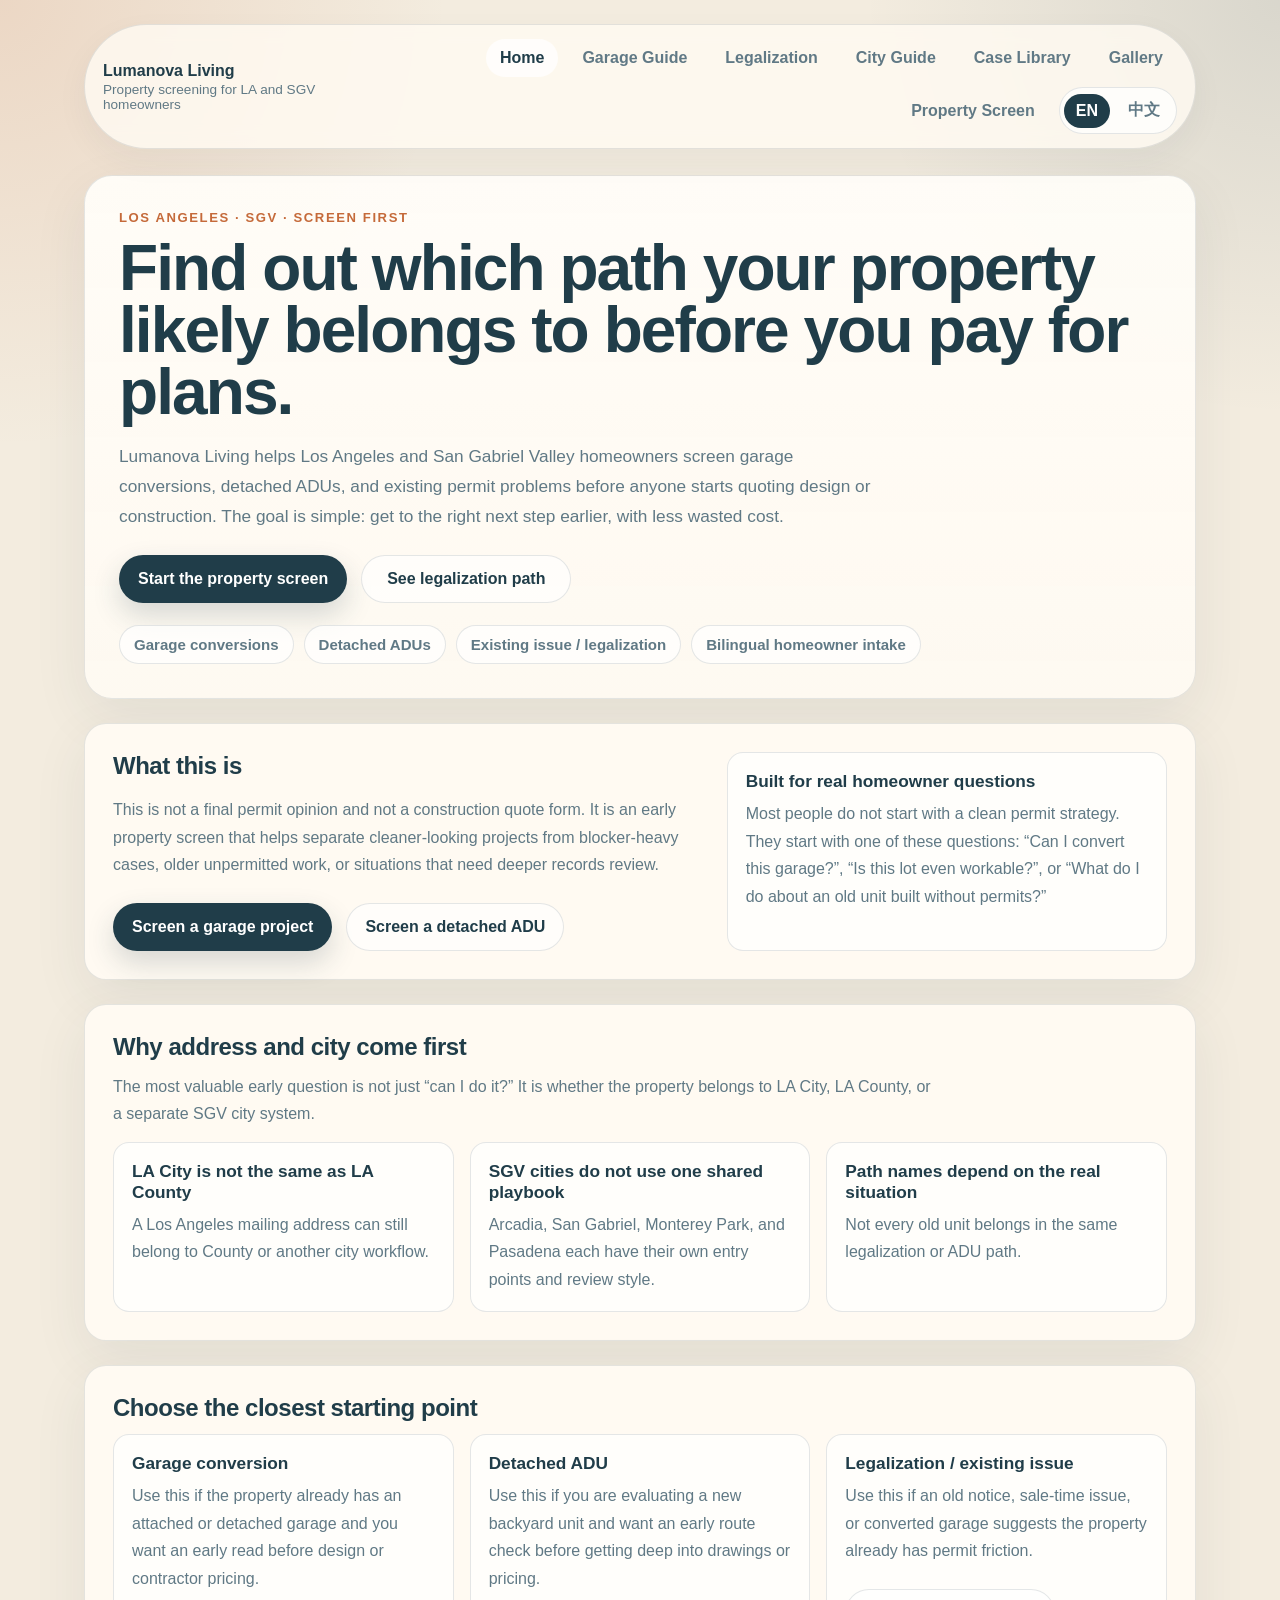
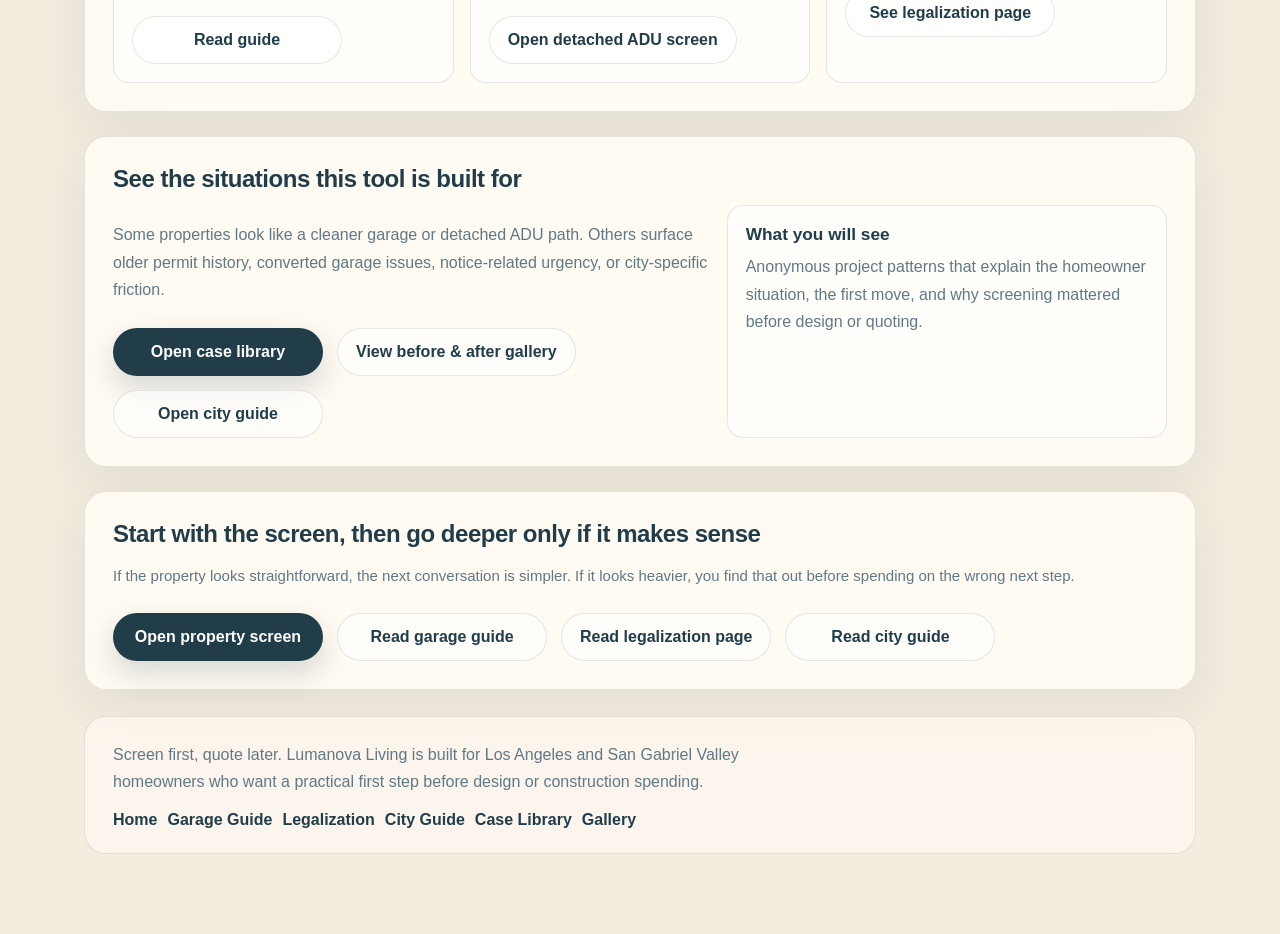
<file: docs/index.html>
<!DOCTYPE html>
<html lang="en" data-ui-lang="en">
  <head>
    <meta charset="UTF-8" />
    <meta name="viewport" content="width=device-width, initial-scale=1.0" />
    <title>Lumanova Living | Property Screening for ADU and Garage Projects</title>
    <meta
      name="description"
      content="Lumanova Living helps Los Angeles and SGV homeowners screen garage conversions, detached ADUs, and legalization issues before spending on design or construction."
    />
    <meta
      name="keywords"
      content="ADU Los Angeles, garage conversion, legalization, unpermitted unit, detached ADU, SGV"
    />
    <meta property="og:title" content="Lumanova Living | Property Screening for ADU and Garage Projects" />
    <meta
      property="og:description"
      content="A practical first step for Los Angeles and SGV homeowners exploring garage conversions, detached ADUs, and existing permit issues."
    />
    <meta property="og:type" content="website" />
    <link rel="stylesheet" href="./site.css" />
    <script src="./site.js" defer></script>
  </head>
  <body>
    <div class="site-shell">
      <header class="site-nav">
        <div class="brand-lockup">
          <div class="brand-name">Lumanova Living</div>
          <div class="brand-tag">
            <span data-lang="en">Property screening for LA and SGV homeowners</span>
            <span data-lang="zh">洛杉矶与圣盖博谷业主的物业预筛工具</span>
          </div>
        </div>
        <nav class="nav-links">
          <a class="nav-link is-active" href="./index.html"><span data-lang="en">Home</span><span data-lang="zh">首页</span></a>
          <a class="nav-link" href="./garage-guide.html"><span data-lang="en">Garage Guide</span><span data-lang="zh">车库指南</span></a>
          <a class="nav-link" href="./legalization.html"><span data-lang="en">Legalization</span><span data-lang="zh">合法化</span></a>
          <a class="nav-link" href="./city-guide.html"><span data-lang="en">City Guide</span><span data-lang="zh">城市入口</span></a>
          <a class="nav-link" href="./case-library.html"><span data-lang="en">Case Library</span><span data-lang="zh">案例库</span></a>
          <a class="nav-link" href="./gallery.html"><span data-lang="en">Gallery</span><span data-lang="zh">作品展示</span></a>
          <a class="nav-link" href="https://lumanova-living-adu-screening-fzcdyrfu9pakal7eelwwzj.streamlit.app/"><span data-lang="en">Property Screen</span><span data-lang="zh">开始预筛</span></a>
          <div class="lang-switch" aria-label="Language switch">
            <button class="lang-button" type="button" data-set-lang="en" aria-pressed="true">EN</button>
            <button class="lang-button" type="button" data-set-lang="zh" aria-pressed="false">中文</button>
          </div>
        </nav>
      </header>

      <section class="hero">
        <div class="eyebrow">
          <span data-lang="en">Los Angeles · SGV · Screen First</span>
          <span data-lang="zh">洛杉矶 · 圣盖博谷 · 先筛选再行动</span>
        </div>
        <h1 data-lang="en">Find out which path your property likely belongs to before you pay for plans.</h1>
        <h1 data-lang="zh">先判断你的房子更像哪条路径，再决定值不值得继续花设计费、permit 成本和施工预算。</h1>
        <p class="hero-copy" data-lang="en">
          Lumanova Living helps Los Angeles and San Gabriel Valley homeowners screen garage conversions,
          detached ADUs, and existing permit problems before anyone starts quoting design or construction.
          The goal is simple: get to the right next step earlier, with less wasted cost.
        </p>
        <p class="hero-copy" data-lang="zh">
          Lumanova Living 面向洛杉矶和圣盖博谷业主，先做物业预筛，再分清是车库改造、独立 ADU，
          还是更像合法化 / 现有问题场景。目标不是先给报价，而是先把路径看对，减少走错路的成本。
        </p>
        <div class="hero-actions">
          <a class="button primary" href="https://lumanova-living-adu-screening-fzcdyrfu9pakal7eelwwzj.streamlit.app/"><span data-lang="en">Start the property screen</span><span data-lang="zh">开始物业预筛</span></a>
          <a class="button secondary" href="./legalization.html"><span data-lang="en">See legalization path</span><span data-lang="zh">查看合法化路径</span></a>
        </div>
        <div class="pill-row">
          <span class="pill"><span data-lang="en">Garage conversions</span><span data-lang="zh">车库改造</span></span>
          <span class="pill"><span data-lang="en">Detached ADUs</span><span data-lang="zh">独立 ADU</span></span>
          <span class="pill"><span data-lang="en">Existing issue / legalization</span><span data-lang="zh">现有问题 / 合法化</span></span>
          <span class="pill"><span data-lang="en">Bilingual homeowner intake</span><span data-lang="zh">中英双语业主入口</span></span>
        </div>
      </section>

      <section class="section split-highlight">
        <div>
          <h2 data-lang="en">What this is</h2>
          <h2 data-lang="zh">这是什么</h2>
          <p data-lang="en">
            This is not a final permit opinion and not a construction quote form. It is an early property screen
            that helps separate cleaner-looking projects from blocker-heavy cases, older unpermitted work,
            or situations that need deeper records review.
          </p>
          <p data-lang="zh">
            这不是最终 permit 结论，也不是装修报价页。它更像一个前置分诊工具，先把地址、城市入口、
            项目类型和 blocker 信号看清楚，再决定该继续走标准路径、先做 blocker diagnosis，
            还是按救援 / 合法化思路处理。
          </p>
          <div class="section-actions">
            <a class="button primary" href="https://lumanova-living-adu-screening-fzcdyrfu9pakal7eelwwzj.streamlit.app/?entry=garage"><span data-lang="en">Screen a garage project</span><span data-lang="zh">筛选车库项目</span></a>
            <a class="button secondary" href="https://lumanova-living-adu-screening-fzcdyrfu9pakal7eelwwzj.streamlit.app/?entry=adu"><span data-lang="en">Screen a detached ADU</span><span data-lang="zh">筛选独立 ADU</span></a>
          </div>
        </div>
        <div class="card">
          <h3 data-lang="en">Built for real homeowner questions</h3>
          <h3 data-lang="zh">围绕真实业主问题设计</h3>
          <p data-lang="en">
            Most people do not start with a clean permit strategy. They start with one of these questions:
            “Can I convert this garage?”, “Is this lot even workable?”, or “What do I do about an old unit built without permits?”
          </p>
          <p data-lang="zh">
            大多数业主一开始不会带着清晰的 permit 路线进来，而是先问：
            “这个车库能不能改？”“这块地到底能不能做？”“旧的无 permit 单元现在该怎么办？”
          </p>
        </div>
      </section>

      <section class="section">
        <h2 data-lang="en">Why address and city come first</h2>
        <h2 data-lang="zh">为什么地址和城市要放在最前面</h2>
        <p class="section-kicker" data-lang="en">
          The most valuable early question is not just “can I do it?” It is whether the property belongs to LA City,
          LA County, or a separate SGV city system.
        </p>
        <p class="section-kicker" data-lang="zh">
          很多客户一开口就问 “能不能做” 或 “大概多少钱”，但真正更早、更值钱的问题通常是：
          这个地址到底属于 LA City、LA County，还是 Arcadia、Pasadena、San Gabriel、Monterey Park 这样的独立城市。
        </p>
        <div class="grid-3">
          <article class="card">
            <h3 data-lang="en">LA City is not the same as LA County</h3>
            <h3 data-lang="zh">LA City 和 LA County 不是一回事</h3>
            <p data-lang="en">A Los Angeles mailing address can still belong to County or another city workflow.</p>
            <p data-lang="zh">邮寄地址写 Los Angeles，不等于一定属于 LA City。很多客户实际归 County 或其他城市系统。</p>
          </article>
          <article class="card">
            <h3 data-lang="en">SGV cities do not use one shared playbook</h3>
            <h3 data-lang="zh">圣盖博谷各城市不是一套剧本</h3>
            <p data-lang="en">Arcadia, San Gabriel, Monterey Park, and Pasadena each have their own entry points and review style.</p>
            <p data-lang="zh">Arcadia、San Gabriel、Monterey Park、Pasadena 各自有不同的入口和审核逻辑。</p>
          </article>
          <article class="card">
            <h3 data-lang="en">Path names depend on the real situation</h3>
            <h3 data-lang="zh">路径名称取决于真实情况</h3>
            <p data-lang="en">Not every old unit belongs in the same legalization or ADU path.</p>
            <p data-lang="zh">不是每个现有问题都叫合法化，也不是每个旧车库都适合直接讲 ADU 路径。</p>
          </article>
        </div>
      </section>

      <section class="section">
        <h2 data-lang="en">Choose the closest starting point</h2>
        <h2 data-lang="zh">先选最接近的起点</h2>
        <div class="grid-3">
          <article class="card">
            <h3>Garage conversion</h3>
            <p data-lang="en">Use this if the property already has an attached or detached garage and you want an early read before design or contractor pricing.</p>
            <p data-lang="zh">适合已有 attached / detached garage，想先判断是否值得继续，而不是先找 contractor 报价。</p>
            <div class="section-actions">
              <a class="button secondary" href="./garage-guide.html"><span data-lang="en">Read guide</span><span data-lang="zh">查看指南</span></a>
            </div>
          </article>
          <article class="card">
            <h3>Detached ADU</h3>
            <p data-lang="en">Use this if you are evaluating a new backyard unit and want an early route check before getting deep into drawings or pricing.</p>
            <p data-lang="zh">适合探索 backyard unit / 独立 ADU，可先做 route check，再决定要不要进入 drawings 和 deeper costing。</p>
            <div class="section-actions">
              <a class="button secondary" href="https://lumanova-living-adu-screening-fzcdyrfu9pakal7eelwwzj.streamlit.app/?entry=adu"><span data-lang="en">Open detached ADU screen</span><span data-lang="zh">打开独立 ADU 预筛</span></a>
            </div>
          </article>
          <article class="card">
            <h3 data-lang="en">Legalization / existing issue</h3>
            <h3 data-lang="zh">合法化 / 现有问题</h3>
            <p data-lang="en">Use this if an old notice, sale-time issue, or converted garage suggests the property already has permit friction.</p>
            <p data-lang="zh">适合旧 notice、sale-time issue、无 permit 的车库或 detached room，不要一开始就假设都能走同一个城市项目入口。</p>
            <div class="section-actions">
              <a class="button secondary" href="./legalization.html"><span data-lang="en">See legalization page</span><span data-lang="zh">查看合法化页面</span></a>
            </div>
          </article>
        </div>
      </section>

      <section class="section">
        <h2 data-lang="en">See the situations this tool is built for</h2>
        <h2 data-lang="zh">看看这个工具是为哪些情况准备的</h2>
        <div class="split-highlight">
          <div>
            <p data-lang="en">
              Some properties look like a cleaner garage or detached ADU path. Others surface older permit history,
              converted garage issues, notice-related urgency, or city-specific friction.
            </p>
            <p data-lang="zh">
              有些物业更像干净的车库改造或独立 ADU 路径；另一些则会暴露旧 permit 历史、converted garage 问题、
              notice 紧迫性或更重的城市审核摩擦。
            </p>
            <div class="section-actions">
              <a class="button primary" href="./case-library.html"><span data-lang="en">Open case library</span><span data-lang="zh">打开案例库</span></a>
              <a class="button secondary" href="./gallery.html"><span data-lang="en">View before &amp; after gallery</span><span data-lang="zh">查看前后对比图库</span></a>
              <a class="button secondary" href="./city-guide.html"><span data-lang="en">Open city guide</span><span data-lang="zh">打开城市入口页</span></a>
            </div>
          </div>
          <div class="card">
            <h3 data-lang="en">What you will see</h3>
            <h3 data-lang="zh">你会看到什么</h3>
            <p data-lang="en">Anonymous project patterns that explain the homeowner situation, the first move, and why screening mattered before design or quoting.</p>
            <p data-lang="zh">匿名案例模式，帮助你理解业主当前情况、应该先做什么，以及为什么要在设计、报价之前先做预筛。</p>
          </div>
        </div>
      </section>

      <section class="section">
        <h2 data-lang="en">Start with the screen, then go deeper only if it makes sense</h2>
        <h2 data-lang="zh">先做预筛，再决定是否继续深入</h2>
        <p class="micro" data-lang="en">If the property looks straightforward, the next conversation is simpler. If it looks heavier, you find that out before spending on the wrong next step.</p>
        <p class="micro" data-lang="zh">如果项目看起来比较干净，下一步会更直接；如果一开始就有记录、城市或现状摩擦，你越早知道，越能避免把钱花在错误方向上。</p>
        <div class="section-actions">
          <a class="button primary" href="https://lumanova-living-adu-screening-fzcdyrfu9pakal7eelwwzj.streamlit.app/"><span data-lang="en">Open property screen</span><span data-lang="zh">打开物业预筛</span></a>
          <a class="button secondary" href="./garage-guide.html"><span data-lang="en">Read garage guide</span><span data-lang="zh">查看车库指南</span></a>
          <a class="button secondary" href="./legalization.html"><span data-lang="en">Read legalization page</span><span data-lang="zh">查看合法化页面</span></a>
          <a class="button secondary" href="./city-guide.html"><span data-lang="en">Read city guide</span><span data-lang="zh">查看城市入口页</span></a>
        </div>
      </section>

      <footer class="site-footer">
        <div class="footer-copy">
          <span data-lang="en">Screen first, quote later. Lumanova Living is built for Los Angeles and San Gabriel Valley homeowners who want a practical first step before design or construction spending.</span>
          <span data-lang="zh">先筛选，再谈报价。Lumanova Living 面向洛杉矶和圣盖博谷业主，帮助你在花设计费或施工预算之前，先走对第一步。</span>
        </div>
        <div class="footer-links">
          <a href="./index.html"><span data-lang="en">Home</span><span data-lang="zh">首页</span></a>
          <a href="./garage-guide.html"><span data-lang="en">Garage Guide</span><span data-lang="zh">车库指南</span></a>
          <a href="./legalization.html"><span data-lang="en">Legalization</span><span data-lang="zh">合法化</span></a>
          <a href="./city-guide.html"><span data-lang="en">City Guide</span><span data-lang="zh">城市入口</span></a>
          <a href="./case-library.html"><span data-lang="en">Case Library</span><span data-lang="zh">案例库</span></a>
          <a href="./gallery.html"><span data-lang="en">Gallery</span><span data-lang="zh">作品展示</span></a>
        </div>
      </footer>
    </div>
  </body>
</html>
</file>
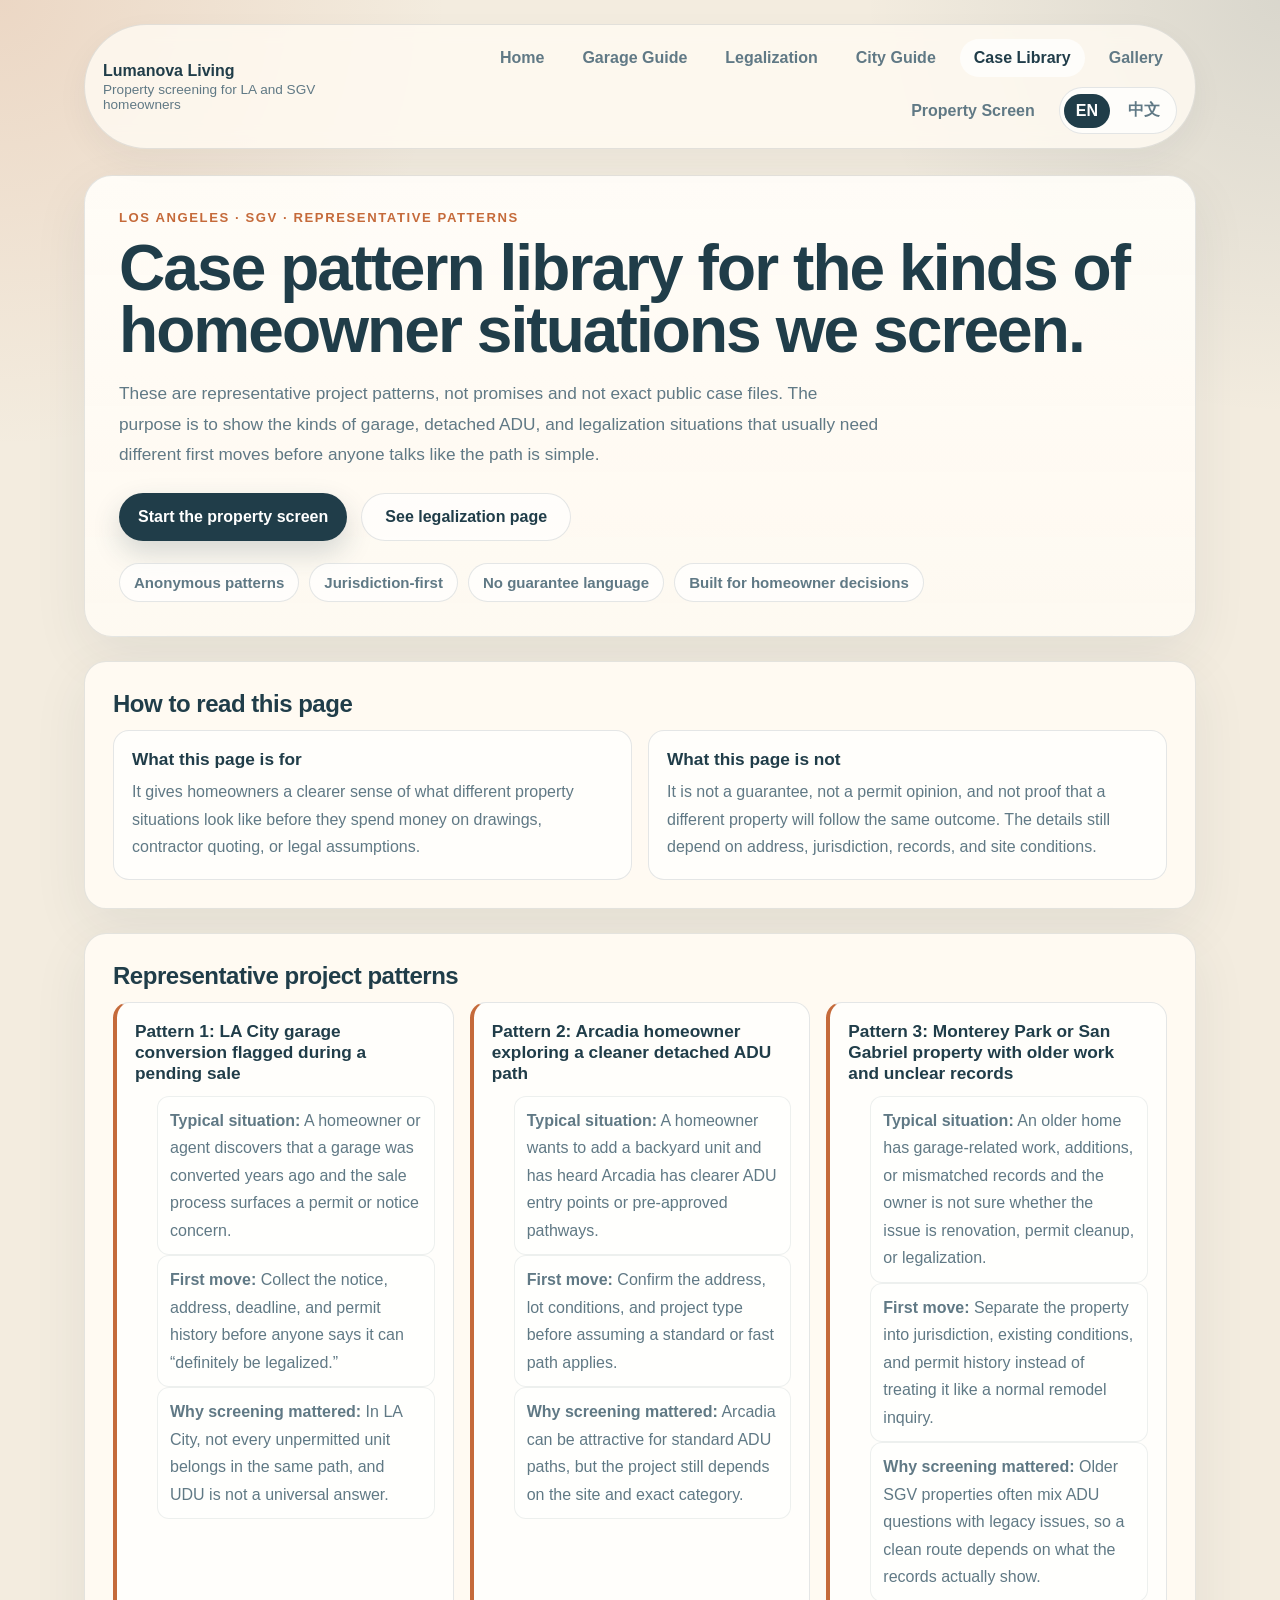
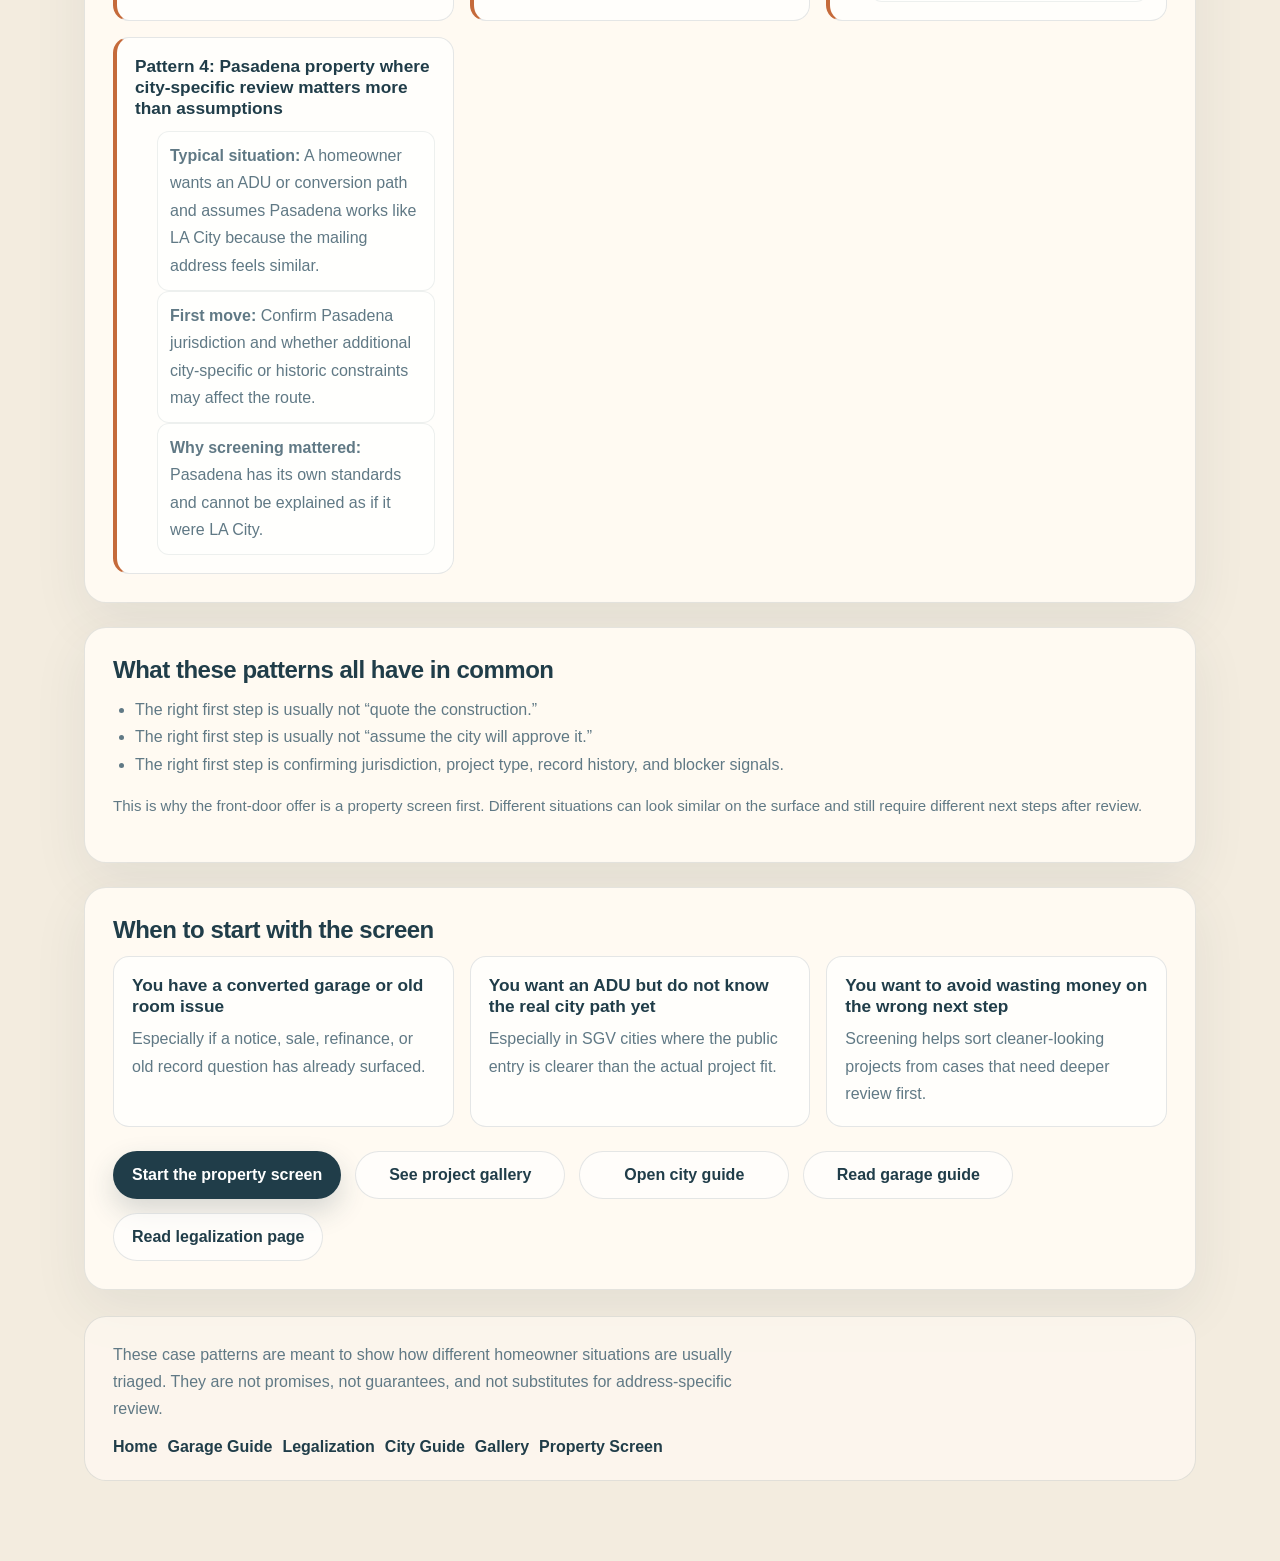
<file: docs/case-library.html>
<!DOCTYPE html>
<html lang="en" data-ui-lang="en">
  <head>
    <meta charset="UTF-8" />
    <meta name="viewport" content="width=device-width, initial-scale=1.0" />
    <title>Case Pattern Library | LA & SGV | Lumanova Living</title>
    <meta
      name="description"
      content="Representative LA and SGV project patterns for garage conversions, detached ADUs, and legalization issues. See how different property situations get screened before design or construction."
    />
    <link rel="stylesheet" href="./site.css" />
    <script src="./site.js" defer></script>
  </head>
  <body>
    <div class="site-shell">
      <header class="site-nav">
        <div class="brand-lockup">
          <div class="brand-name">Lumanova Living</div>
          <div class="brand-tag">
            <span data-lang="en">Property screening for LA and SGV homeowners</span>
            <span data-lang="zh">洛杉矶与圣盖博谷业主的物业预筛工具</span>
          </div>
        </div>
        <nav class="nav-links">
          <a class="nav-link" href="./index.html"><span data-lang="en">Home</span><span data-lang="zh">首页</span></a>
          <a class="nav-link" href="./garage-guide.html"><span data-lang="en">Garage Guide</span><span data-lang="zh">车库指南</span></a>
          <a class="nav-link" href="./legalization.html"><span data-lang="en">Legalization</span><span data-lang="zh">合法化</span></a>
          <a class="nav-link" href="./city-guide.html"><span data-lang="en">City Guide</span><span data-lang="zh">城市入口</span></a>
          <a class="nav-link is-active" href="./case-library.html"><span data-lang="en">Case Library</span><span data-lang="zh">案例库</span></a>
          <a class="nav-link" href="./gallery.html"><span data-lang="en">Gallery</span><span data-lang="zh">作品展示</span></a>
          <a class="nav-link" href="https://lumanova-living-adu-screening-fzcdyrfu9pakal7eelwwzj.streamlit.app/"><span data-lang="en">Property Screen</span><span data-lang="zh">开始预筛</span></a>
          <div class="lang-switch" aria-label="Language switch">
            <button class="lang-button" type="button" data-set-lang="en" aria-pressed="true">EN</button>
            <button class="lang-button" type="button" data-set-lang="zh" aria-pressed="false">中文</button>
          </div>
        </nav>
      </header>

      <section class="hero page-head">
        <div class="eyebrow">
          <span data-lang="en">Los Angeles · SGV · Representative Patterns</span>
          <span data-lang="zh">洛杉矶 · 圣盖博谷 · 代表性案例模式</span>
        </div>
        <h1 data-lang="en">Case pattern library for the kinds of homeowner situations we screen.</h1>
        <h1 data-lang="zh">这是一个案例模式库，帮助业主理解不同物业情况通常会怎么分诊。</h1>
        <p class="page-sub" data-lang="en">
          These are representative project patterns, not promises and not exact public case files. The purpose is
          to show the kinds of garage, detached ADU, and legalization situations that usually need different first
          moves before anyone talks like the path is simple.
        </p>
        <p class="page-sub" data-lang="zh">
          这些是代表性项目模式，不是承诺，也不是逐字公开的真实案卷。目的只是帮助你理解：车库改造、独立 ADU
          和合法化问题，为什么一开始常常需要不同的第一步，而不是把所有情况都讲成简单路径。
        </p>
        <div class="hero-actions">
          <a class="button primary" href="https://lumanova-living-adu-screening-fzcdyrfu9pakal7eelwwzj.streamlit.app/"><span data-lang="en">Start the property screen</span><span data-lang="zh">开始物业预筛</span></a>
          <a class="button secondary" href="./legalization.html"><span data-lang="en">See legalization page</span><span data-lang="zh">查看合法化页面</span></a>
        </div>
        <div class="pill-row">
          <span class="pill"><span data-lang="en">Anonymous patterns</span><span data-lang="zh">匿名案例模式</span></span>
          <span class="pill"><span data-lang="en">Jurisdiction-first</span><span data-lang="zh">先看 jurisdiction</span></span>
          <span class="pill"><span data-lang="en">No guarantee language</span><span data-lang="zh">不做保证式话术</span></span>
          <span class="pill"><span data-lang="en">Built for homeowner decisions</span><span data-lang="zh">服务业主决策</span></span>
        </div>
      </section>

      <section class="section">
        <h2 data-lang="en">How to read this page</h2>
        <h2 data-lang="zh">怎么阅读这个页面</h2>
        <div class="grid-2">
          <article class="card">
            <h3 data-lang="en">What this page is for</h3>
            <h3 data-lang="zh">这个页面的作用</h3>
            <p data-lang="en">
              It gives homeowners a clearer sense of what different property situations look like before they spend
              money on drawings, contractor quoting, or legal assumptions.
            </p>
            <p data-lang="zh">
              它帮助业主在花设计费、找 contractor 报价或做法律假设之前，先更清楚地看懂不同物业情况通常长什么样。
            </p>
          </article>
          <article class="card">
            <h3 data-lang="en">What this page is not</h3>
            <h3 data-lang="zh">这个页面不是什么</h3>
            <p data-lang="en">
              It is not a guarantee, not a permit opinion, and not proof that a different property will follow the
              same outcome. The details still depend on address, jurisdiction, records, and site conditions.
            </p>
            <p data-lang="zh">
              它不是结果保证、不是 permit 结论，也不能证明别的物业一定会走同样结果。真正判断仍然取决于地址、jurisdiction、records 和现场条件。
            </p>
          </article>
        </div>
      </section>

      <section class="section">
        <h2 data-lang="en">Representative project patterns</h2>
        <h2 data-lang="zh">代表性项目模式</h2>
        <div class="grid-2">
          <article class="card kicker-card">
            <h3 data-lang="en">Pattern 1: LA City garage conversion flagged during a pending sale</h3>
            <h3 data-lang="zh">模式 1：LA City 车库改造在出售过程中被发现</h3>
            <ul class="detail-list" data-lang="en">
              <li><strong>Typical situation:</strong> A homeowner or agent discovers that a garage was converted years ago and the sale process surfaces a permit or notice concern.</li>
              <li><strong>First move:</strong> Collect the notice, address, deadline, and permit history before anyone says it can “definitely be legalized.”</li>
              <li><strong>Why screening mattered:</strong> In LA City, not every unpermitted unit belongs in the same path, and UDU is not a universal answer.</li>
            </ul>
            <ul class="detail-list" data-lang="zh">
              <li><strong>典型情况：</strong>业主或 agent 在出售过程中发现，车库多年前被改成居住空间，而且 sale process 暴露出 permit 或 notice 问题。</li>
              <li><strong>第一步：</strong>先收集 notice、地址、时间限制和 permit history，再谈能不能继续。</li>
              <li><strong>为什么先筛选重要：</strong>在 LA City，不是每个非法单元都走同一路径，UDU 也不是万能答案。</li>
            </ul>
          </article>

          <article class="card kicker-card">
            <h3 data-lang="en">Pattern 2: Arcadia homeowner exploring a cleaner detached ADU path</h3>
            <h3 data-lang="zh">模式 2：Arcadia 业主探索相对更干净的 detached ADU 路径</h3>
            <ul class="detail-list" data-lang="en">
              <li><strong>Typical situation:</strong> A homeowner wants to add a backyard unit and has heard Arcadia has clearer ADU entry points or pre-approved pathways.</li>
              <li><strong>First move:</strong> Confirm the address, lot conditions, and project type before assuming a standard or fast path applies.</li>
              <li><strong>Why screening mattered:</strong> Arcadia can be attractive for standard ADU paths, but the project still depends on the site and exact category.</li>
            </ul>
            <ul class="detail-list" data-lang="zh">
              <li><strong>典型情况：</strong>业主想在后院增加单位，也听说 Arcadia 的 ADU 入口更清楚或有预设路径。</li>
              <li><strong>第一步：</strong>先确认地址、地块条件和项目类型，再决定能不能按标准或较快路径理解。</li>
              <li><strong>为什么先筛选重要：</strong>Arcadia 对标准 ADU 路径更友好，但项目仍然取决于现场条件和准确类别。</li>
            </ul>
          </article>

          <article class="card kicker-card">
            <h3 data-lang="en">Pattern 3: Monterey Park or San Gabriel property with older work and unclear records</h3>
            <h3 data-lang="zh">模式 3：Monterey Park 或 San Gabriel 物业有旧施工且 records 不清楚</h3>
            <ul class="detail-list" data-lang="en">
              <li><strong>Typical situation:</strong> An older home has garage-related work, additions, or mismatched records and the owner is not sure whether the issue is renovation, permit cleanup, or legalization.</li>
              <li><strong>First move:</strong> Separate the property into jurisdiction, existing conditions, and permit history instead of treating it like a normal remodel inquiry.</li>
              <li><strong>Why screening mattered:</strong> Older SGV properties often mix ADU questions with legacy issues, so a clean route depends on what the records actually show.</li>
            </ul>
            <ul class="detail-list" data-lang="zh">
              <li><strong>典型情况：</strong>老房子有与车库相关的旧施工、加建或 records 对不上，业主也不确定这是 remodel、permit cleanup 还是合法化问题。</li>
              <li><strong>第一步：</strong>先拆成 jurisdiction、existing conditions 和 permit history 三部分，而不是把它当成普通 remodel 咨询。</li>
              <li><strong>为什么先筛选重要：</strong>老 SGV 物业常常把 ADU 问题和历史遗留问题混在一起，能不能走干净路径取决于 records 到底写了什么。</li>
            </ul>
          </article>

          <article class="card kicker-card">
            <h3 data-lang="en">Pattern 4: Pasadena property where city-specific review matters more than assumptions</h3>
            <h3 data-lang="zh">模式 4：Pasadena 物业更受城市自身审核逻辑影响</h3>
            <ul class="detail-list" data-lang="en">
              <li><strong>Typical situation:</strong> A homeowner wants an ADU or conversion path and assumes Pasadena works like LA City because the mailing address feels similar.</li>
              <li><strong>First move:</strong> Confirm Pasadena jurisdiction and whether additional city-specific or historic constraints may affect the route.</li>
              <li><strong>Why screening mattered:</strong> Pasadena has its own standards and cannot be explained as if it were LA City.</li>
            </ul>
            <ul class="detail-list" data-lang="zh">
              <li><strong>典型情况：</strong>业主想做 ADU 或 conversion，也因为邮寄地址感觉类似，就先把 Pasadena 当成 LA City 来理解。</li>
              <li><strong>第一步：</strong>先确认 Pasadena jurisdiction，以及是否有城市特有或历史保护类限制会改变路径。</li>
              <li><strong>为什么先筛选重要：</strong>Pasadena 有自己的标准，不能按 LA City 的逻辑去解释。</li>
            </ul>
          </article>
        </div>
      </section>

      <section class="section">
        <h2 data-lang="en">What these patterns all have in common</h2>
        <h2 data-lang="zh">这些模式的共同点</h2>
        <ul data-lang="en">
          <li>The right first step is usually not “quote the construction.”</li>
          <li>The right first step is usually not “assume the city will approve it.”</li>
          <li>The right first step is confirming jurisdiction, project type, record history, and blocker signals.</li>
        </ul>
        <ul data-lang="zh">
          <li>正确的第一步通常不是“先报施工价”。</li>
          <li>正确的第一步通常也不是“先假设城市会批”。</li>
          <li>真正该先做的，是确认 jurisdiction、项目类型、records 历史和 blocker 信号。</li>
        </ul>
        <p class="micro" data-lang="en">
          This is why the front-door offer is a property screen first. Different situations can look similar on the surface and still require different next steps after review.
        </p>
        <p class="micro" data-lang="zh">
          这也是为什么前台入口一定是先做物业预筛。表面看起来相似的情况，审核后可能会走完全不同的下一步。
        </p>
      </section>

      <section class="section">
        <h2 data-lang="en">When to start with the screen</h2>
        <h2 data-lang="zh">什么情况下应该先做预筛</h2>
        <div class="grid-3">
          <article class="card">
            <h3 data-lang="en">You have a converted garage or old room issue</h3>
            <h3 data-lang="zh">你有旧车库改住或旧房间问题</h3>
            <p data-lang="en">Especially if a notice, sale, refinance, or old record question has already surfaced.</p>
            <p data-lang="zh">尤其是已经有 notice、出售、再融资或旧 records 问题暴露出来的时候。</p>
          </article>
          <article class="card">
            <h3 data-lang="en">You want an ADU but do not know the real city path yet</h3>
            <h3 data-lang="zh">你想做 ADU，但还不确定真正的城市路径</h3>
            <p data-lang="en">Especially in SGV cities where the public entry is clearer than the actual project fit.</p>
            <p data-lang="zh">尤其在 SGV 城市里，官网入口通常比真实项目适配度更容易看清。</p>
          </article>
          <article class="card">
            <h3 data-lang="en">You want to avoid wasting money on the wrong next step</h3>
            <h3 data-lang="zh">你不想把钱花在错误的下一步上</h3>
            <p data-lang="en">Screening helps sort cleaner-looking projects from cases that need deeper review first.</p>
            <p data-lang="zh">预筛能先把看起来较干净的项目，和更像要先做 deeper review 的项目分开。</p>
          </article>
        </div>
        <div class="section-actions">
          <a class="button primary" href="https://lumanova-living-adu-screening-fzcdyrfu9pakal7eelwwzj.streamlit.app/"><span data-lang="en">Start the property screen</span><span data-lang="zh">开始物业预筛</span></a>
          <a class="button secondary" href="./gallery.html"><span data-lang="en">See project gallery</span><span data-lang="zh">查看作品展示</span></a>
          <a class="button secondary" href="./city-guide.html"><span data-lang="en">Open city guide</span><span data-lang="zh">打开城市入口页</span></a>
          <a class="button secondary" href="./garage-guide.html"><span data-lang="en">Read garage guide</span><span data-lang="zh">查看车库指南</span></a>
          <a class="button secondary" href="./legalization.html"><span data-lang="en">Read legalization page</span><span data-lang="zh">查看合法化页面</span></a>
        </div>
      </section>

      <footer class="site-footer">
        <div class="footer-copy">
          <span data-lang="en">These case patterns are meant to show how different homeowner situations are usually triaged. They are not promises, not guarantees, and not substitutes for address-specific review.</span>
          <span data-lang="zh">这些案例模式只是帮助你理解不同业主情况通常会怎样被分诊。它们不是承诺、不是保证，也不能替代按地址做的真实审核。</span>
        </div>
        <div class="footer-links">
          <a href="./index.html"><span data-lang="en">Home</span><span data-lang="zh">首页</span></a>
          <a href="./garage-guide.html"><span data-lang="en">Garage Guide</span><span data-lang="zh">车库指南</span></a>
          <a href="./legalization.html"><span data-lang="en">Legalization</span><span data-lang="zh">合法化</span></a>
          <a href="./city-guide.html"><span data-lang="en">City Guide</span><span data-lang="zh">城市入口</span></a>
          <a href="./gallery.html"><span data-lang="en">Gallery</span><span data-lang="zh">作品展示</span></a>
          <a href="https://lumanova-living-adu-screening-fzcdyrfu9pakal7eelwwzj.streamlit.app/"><span data-lang="en">Property Screen</span><span data-lang="zh">开始预筛</span></a>
        </div>
      </footer>
    </div>
  </body>
</html>
</file>
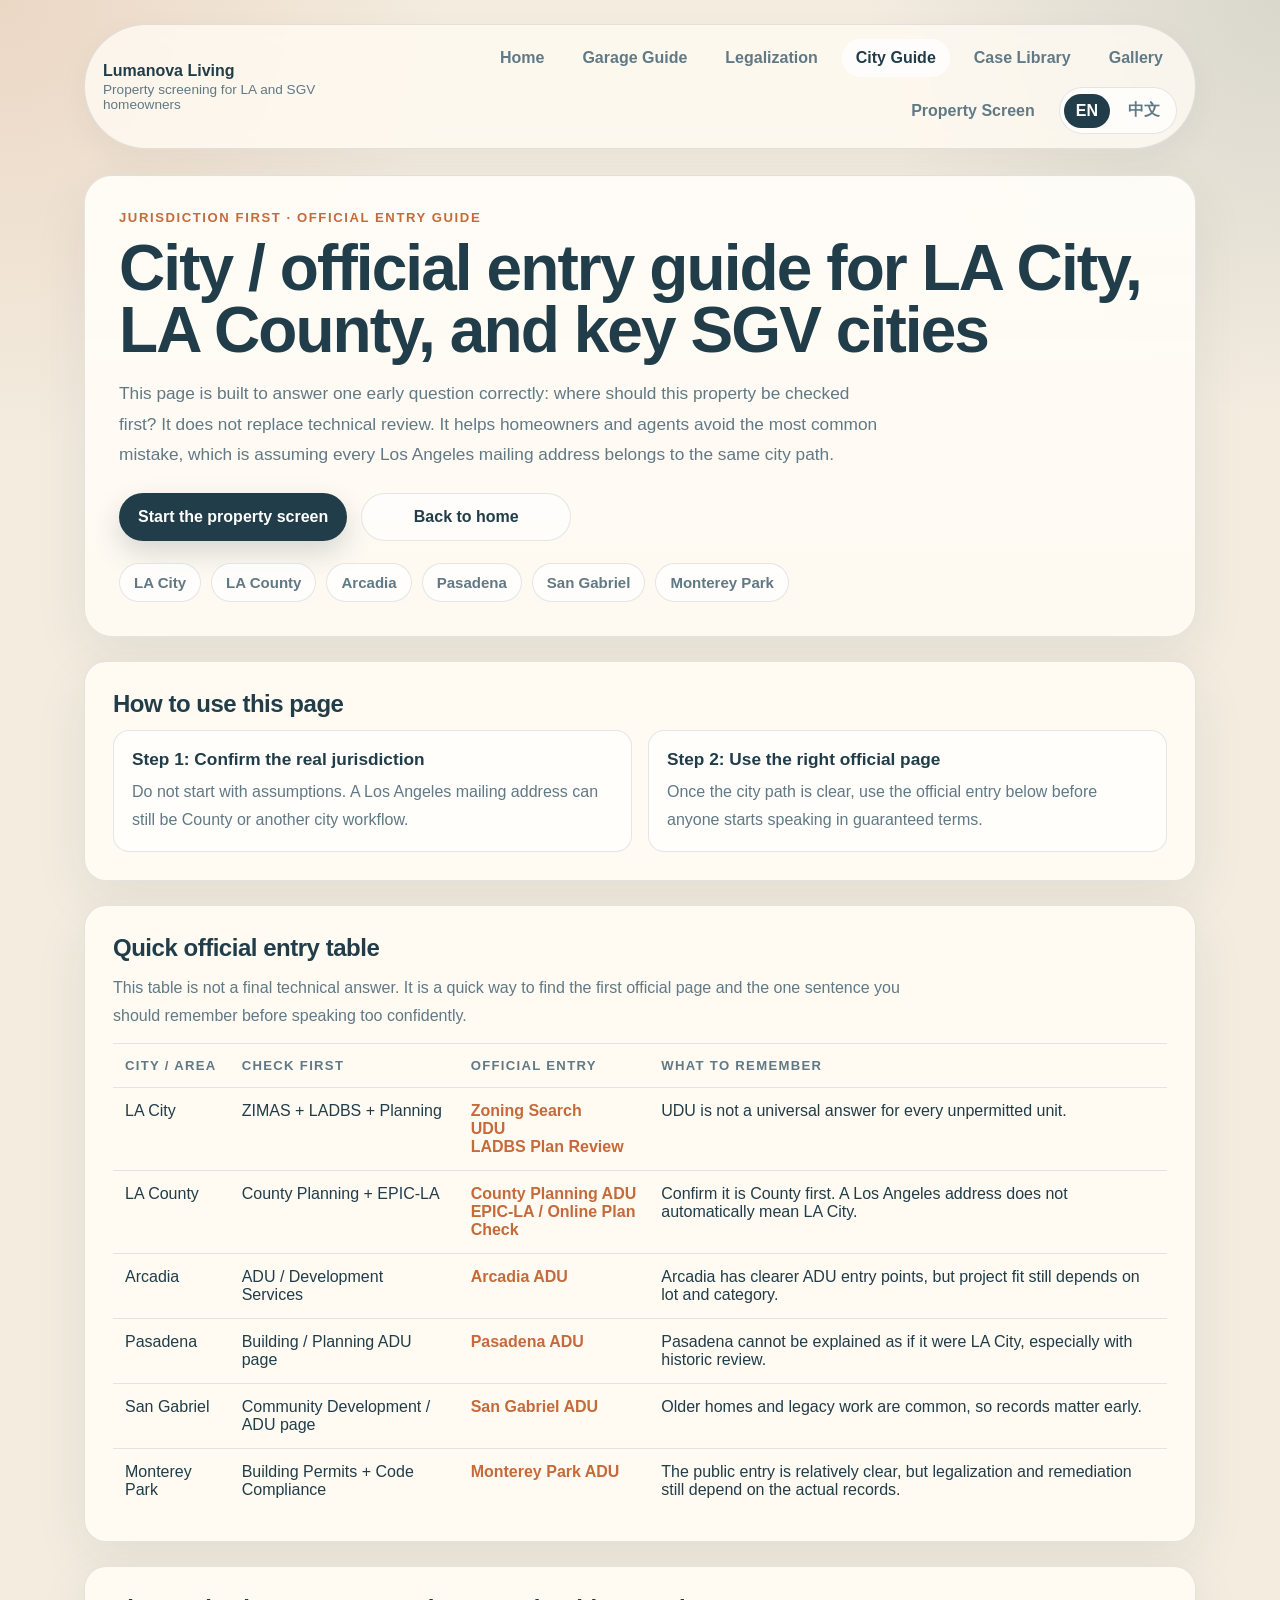
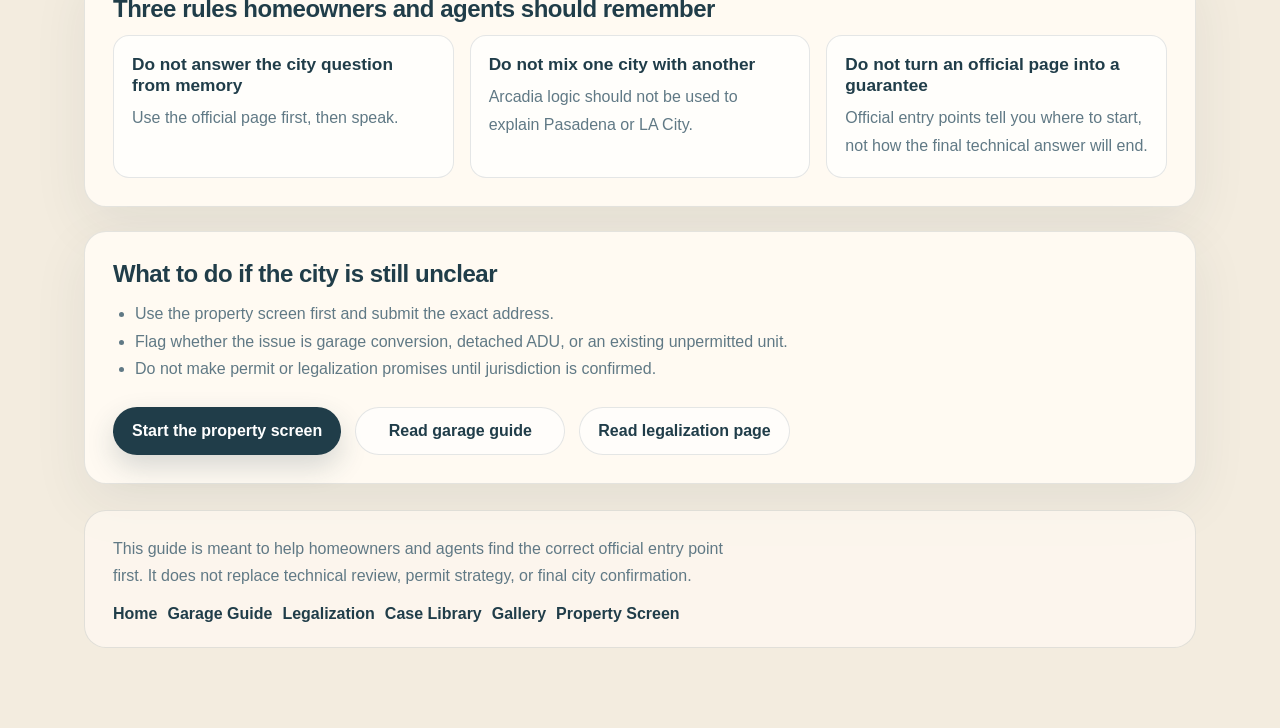
<file: docs/city-guide.html>
<!DOCTYPE html>
<html lang="en" data-ui-lang="en">
  <head>
    <meta charset="UTF-8" />
    <meta name="viewport" content="width=device-width, initial-scale=1.0" />
    <title>City / Official Entry Guide | LA City, County, Arcadia, Pasadena, SGV</title>
    <meta
      name="description"
      content="Official entry guide for LA City, LA County, Arcadia, Pasadena, San Gabriel, and Monterey Park. Start with jurisdiction, then go to the right official page."
    />
    <link rel="stylesheet" href="./site.css" />
    <script src="./site.js" defer></script>
  </head>
  <body>
    <div class="site-shell">
      <header class="site-nav">
        <div class="brand-lockup">
          <div class="brand-name">Lumanova Living</div>
          <div class="brand-tag">
            <span data-lang="en">Property screening for LA and SGV homeowners</span>
            <span data-lang="zh">洛杉矶与圣盖博谷业主的物业预筛工具</span>
          </div>
        </div>
        <nav class="nav-links">
          <a class="nav-link" href="./index.html"><span data-lang="en">Home</span><span data-lang="zh">首页</span></a>
          <a class="nav-link" href="./garage-guide.html"><span data-lang="en">Garage Guide</span><span data-lang="zh">车库指南</span></a>
          <a class="nav-link" href="./legalization.html"><span data-lang="en">Legalization</span><span data-lang="zh">合法化</span></a>
          <a class="nav-link is-active" href="./city-guide.html"><span data-lang="en">City Guide</span><span data-lang="zh">城市入口</span></a>
          <a class="nav-link" href="./case-library.html"><span data-lang="en">Case Library</span><span data-lang="zh">案例库</span></a>
          <a class="nav-link" href="./gallery.html"><span data-lang="en">Gallery</span><span data-lang="zh">作品展示</span></a>
          <a class="nav-link" href="https://lumanova-living-adu-screening-fzcdyrfu9pakal7eelwwzj.streamlit.app/"><span data-lang="en">Property Screen</span><span data-lang="zh">开始预筛</span></a>
          <div class="lang-switch" aria-label="Language switch">
            <button class="lang-button" type="button" data-set-lang="en" aria-pressed="true">EN</button>
            <button class="lang-button" type="button" data-set-lang="zh" aria-pressed="false">中文</button>
          </div>
        </nav>
      </header>

      <section class="hero page-head">
        <div class="eyebrow">
          <span data-lang="en">Jurisdiction First · Official Entry Guide</span>
          <span data-lang="zh">先看 jurisdiction · 官方入口指南</span>
        </div>
        <h1 data-lang="en">City / official entry guide for LA City, LA County, and key SGV cities</h1>
        <h1 data-lang="zh">LA City、LA County 和重点 SGV 城市的官方入口指南</h1>
        <p class="page-sub" data-lang="en">
          This page is built to answer one early question correctly: where should this property be checked first?
          It does not replace technical review. It helps homeowners and agents avoid the most common mistake,
          which is assuming every Los Angeles mailing address belongs to the same city path.
        </p>
        <p class="page-sub" data-lang="zh">
          这个页面只做一件事：帮你先找对官方入口。它不替代 designer、architect 或 city confirmation，
          但能先避免最常见的错误：把邮寄地址写 Los Angeles 的房子都当成 LA City，或者把 Arcadia、Pasadena、
          San Gabriel、Monterey Park 当成一套统一规则。
        </p>
        <div class="hero-actions">
          <a class="button primary" href="https://lumanova-living-adu-screening-fzcdyrfu9pakal7eelwwzj.streamlit.app/"><span data-lang="en">Start the property screen</span><span data-lang="zh">开始物业预筛</span></a>
          <a class="button secondary" href="./index.html"><span data-lang="en">Back to home</span><span data-lang="zh">返回首页</span></a>
        </div>
        <div class="pill-row">
          <span class="pill">LA City</span>
          <span class="pill">LA County</span>
          <span class="pill">Arcadia</span>
          <span class="pill">Pasadena</span>
          <span class="pill">San Gabriel</span>
          <span class="pill">Monterey Park</span>
        </div>
      </section>

      <section class="section">
        <h2 data-lang="en">How to use this page</h2>
        <h2 data-lang="zh">怎么使用这页</h2>
        <div class="grid-2">
          <article class="card">
            <h3 data-lang="en">Step 1: Confirm the real jurisdiction</h3>
            <h3 data-lang="zh">第一步：确认真实 jurisdiction</h3>
            <p data-lang="en">Do not start with assumptions. A Los Angeles mailing address can still be County or another city workflow.</p>
            <p data-lang="zh">第一步不是解释规则，而是先确认这个地址到底属于 LA City、LA County，还是独立城市。</p>
          </article>
          <article class="card">
            <h3 data-lang="en">Step 2: Use the right official page</h3>
            <h3 data-lang="zh">第二步：进入正确的官网入口</h3>
            <p data-lang="en">Once the city path is clear, use the official entry below before anyone starts speaking in guaranteed terms.</p>
            <p data-lang="zh">第二步是进对应的官网入口，不要用别的城市经验替代，不要先说死结果。</p>
          </article>
        </div>
      </section>

      <section class="section">
        <h2 data-lang="en">Quick official entry table</h2>
        <h2 data-lang="zh">官方入口速查表</h2>
        <p class="section-kicker" data-lang="en">
          This table is not a final technical answer. It is a quick way to find the first official page and the one sentence you should remember before speaking too confidently.
        </p>
        <p class="section-kicker" data-lang="zh">
          这张表不是最终技术结论，只是帮你先找到官方入口和最该记住的一句话。真正判断仍然要回到地址、项目类型、records 和现场条件。
        </p>
        <table class="guide-table">
          <thead>
            <tr>
              <th><span data-lang="en">City / Area</span><span data-lang="zh">城市 / 区域</span></th>
              <th><span data-lang="en">Check first</span><span data-lang="zh">先查什么</span></th>
              <th><span data-lang="en">Official entry</span><span data-lang="zh">官方入口</span></th>
              <th><span data-lang="en">What to remember</span><span data-lang="zh">要记住什么</span></th>
            </tr>
          </thead>
          <tbody>
            <tr>
              <td>LA City</td>
              <td>ZIMAS + LADBS + Planning</td>
              <td>
                <div><a href="https://planning.lacity.gov/zoning/zoning-search"><span data-lang="en">Zoning Search</span><span data-lang="zh">分区查询</span></a></div>
                <div><a href="https://planning.lacity.gov/plans-policies/unpermitted-dwelling-units">UDU</a></div>
                <div><a href="https://dbs.lacity.gov/services/plan-review-permitting"><span data-lang="en">LADBS Plan Review</span><span data-lang="zh">LADBS 审图入口</span></a></div>
              </td>
              <td>
                <span data-lang="en">UDU is not a universal answer for every unpermitted unit.</span>
                <span data-lang="zh">LA City 有官方入口，但不是所有非法单元都自动走 UDU。</span>
              </td>
            </tr>
            <tr>
              <td>LA County</td>
              <td>County Planning + EPIC-LA</td>
              <td>
                <div><a href="https://planning.lacounty.gov/planning-permits/accessory-dwelling-units/"><span data-lang="en">County Planning ADU</span><span data-lang="zh">County Planning ADU</span></a></div>
                <div><a href="https://dpw.lacounty.gov/BSD/BSOP/"><span data-lang="en">EPIC-LA / Online Plan Check</span><span data-lang="zh">EPIC-LA / 在线审图</span></a></div>
              </td>
              <td>
                <span data-lang="en">Confirm it is County first. A Los Angeles address does not automatically mean LA City.</span>
                <span data-lang="zh">先确认是不是 County。地址写 Los Angeles 不等于 LA City。</span>
              </td>
            </tr>
            <tr>
              <td>Arcadia</td>
              <td>ADU / Development Services</td>
              <td><a href="https://www.arcadiaca.gov/government/development_services/planning_zoning_services/accessory_dwelling_units/index.php"><span data-lang="en">Arcadia ADU</span><span data-lang="zh">Arcadia ADU 入口</span></a></td>
              <td>
                <span data-lang="en">Arcadia has clearer ADU entry points, but project fit still depends on lot and category.</span>
                <span data-lang="zh">Arcadia 的标准 ADU 入口相对清楚，但能不能用还要看项目类型和地块条件。</span>
              </td>
            </tr>
            <tr>
              <td>Pasadena</td>
              <td>Building / Planning ADU page</td>
              <td><a href="https://www.cityofpasadena.net/planning/accessory-dwelling-units/"><span data-lang="en">Pasadena ADU</span><span data-lang="zh">Pasadena ADU 入口</span></a></td>
              <td>
                <span data-lang="en">Pasadena cannot be explained as if it were LA City, especially with historic review.</span>
                <span data-lang="zh">Pasadena 不能当成 LA City 去讲，遇到历史保护相关限制时更不能先下结论。</span>
              </td>
            </tr>
            <tr>
              <td>San Gabriel</td>
              <td>Community Development / ADU page</td>
              <td><a href="https://www.sangabrielcity.com/588/Accessory-Dwelling-Unit-ADU"><span data-lang="en">San Gabriel ADU</span><span data-lang="zh">San Gabriel ADU 入口</span></a></td>
              <td>
                <span data-lang="en">Older homes and legacy work are common, so records matter early.</span>
                <span data-lang="zh">San Gabriel 常见老屋和历史遗留问题，先看现状和 records，比先谈施工价更重要。</span>
              </td>
            </tr>
            <tr>
              <td>Monterey Park</td>
              <td>Building Permits + Code Compliance</td>
              <td><a href="https://www.montereypark.ca.gov/624/Accessory-Dwelling-Units"><span data-lang="en">Monterey Park ADU</span><span data-lang="zh">Monterey Park ADU 入口</span></a></td>
              <td>
                <span data-lang="en">The public entry is relatively clear, but legalization and remediation still depend on the actual records.</span>
                <span data-lang="zh">Monterey Park 在线入口相对清楚，但能不能合法化、需不需要整改，还是要看具体记录和现场。</span>
              </td>
            </tr>
          </tbody>
        </table>
      </section>

      <section class="section">
        <h2 data-lang="en">Three rules homeowners and agents should remember</h2>
        <h2 data-lang="zh">业主和 agent 都该记住的三条规则</h2>
        <div class="grid-3">
          <article class="card">
            <h3 data-lang="en">Do not answer the city question from memory</h3>
            <h3 data-lang="zh">不要凭记忆回答城市问题</h3>
            <p data-lang="en">Use the official page first, then speak.</p>
            <p data-lang="zh">不要凭经验替代城市官网，先查入口，再解释路径。</p>
          </article>
          <article class="card">
            <h3 data-lang="en">Do not mix one city with another</h3>
            <h3 data-lang="zh">不要把一个城市的逻辑套到另一个城市</h3>
            <p data-lang="en">Arcadia logic should not be used to explain Pasadena or LA City.</p>
            <p data-lang="zh">不能把一个城市的规则直接套到另一个城市，尤其不能把 Pasadena 讲成 LA City。</p>
          </article>
          <article class="card">
            <h3 data-lang="en">Do not turn an official page into a guarantee</h3>
            <h3 data-lang="zh">不要把官网入口当成结果保证</h3>
            <p data-lang="en">Official entry points tell you where to start, not how the final technical answer will end.</p>
            <p data-lang="zh">官网入口告诉你“先去哪查”，不代表最终结果已经确定。</p>
          </article>
        </div>
      </section>

      <section class="section">
        <h2 data-lang="en">What to do if the city is still unclear</h2>
        <h2 data-lang="zh">如果城市还不确定，该怎么做</h2>
        <ul data-lang="en">
          <li>Use the property screen first and submit the exact address.</li>
          <li>Flag whether the issue is garage conversion, detached ADU, or an existing unpermitted unit.</li>
          <li>Do not make permit or legalization promises until jurisdiction is confirmed.</li>
        </ul>
        <ul data-lang="zh">
          <li>先提交物业预筛，把准确地址交进来。</li>
          <li>标清楚这更像 garage conversion、detached ADU，还是现有非法单元问题。</li>
          <li>在 jurisdiction 没确认前，不要做 permit 或合法化承诺。</li>
        </ul>
        <div class="section-actions">
          <a class="button primary" href="https://lumanova-living-adu-screening-fzcdyrfu9pakal7eelwwzj.streamlit.app/"><span data-lang="en">Start the property screen</span><span data-lang="zh">开始物业预筛</span></a>
          <a class="button secondary" href="./garage-guide.html"><span data-lang="en">Read garage guide</span><span data-lang="zh">查看车库指南</span></a>
          <a class="button secondary" href="./legalization.html"><span data-lang="en">Read legalization page</span><span data-lang="zh">查看合法化页面</span></a>
        </div>
      </section>

      <footer class="site-footer">
        <div class="footer-copy">
          <span data-lang="en">This guide is meant to help homeowners and agents find the correct official entry point first. It does not replace technical review, permit strategy, or final city confirmation.</span>
          <span data-lang="zh">这个指南的作用，是先帮业主和 agent 找到正确的官方入口；它不替代技术审核、permit strategy 或最终城市确认。</span>
        </div>
        <div class="footer-links">
          <a href="./index.html"><span data-lang="en">Home</span><span data-lang="zh">首页</span></a>
          <a href="./garage-guide.html"><span data-lang="en">Garage Guide</span><span data-lang="zh">车库指南</span></a>
          <a href="./legalization.html"><span data-lang="en">Legalization</span><span data-lang="zh">合法化</span></a>
          <a href="./case-library.html"><span data-lang="en">Case Library</span><span data-lang="zh">案例库</span></a>
          <a href="./gallery.html"><span data-lang="en">Gallery</span><span data-lang="zh">作品展示</span></a>
          <a href="https://lumanova-living-adu-screening-fzcdyrfu9pakal7eelwwzj.streamlit.app/"><span data-lang="en">Property Screen</span><span data-lang="zh">开始预筛</span></a>
        </div>
      </footer>
    </div>
  </body>
</html>
</file>
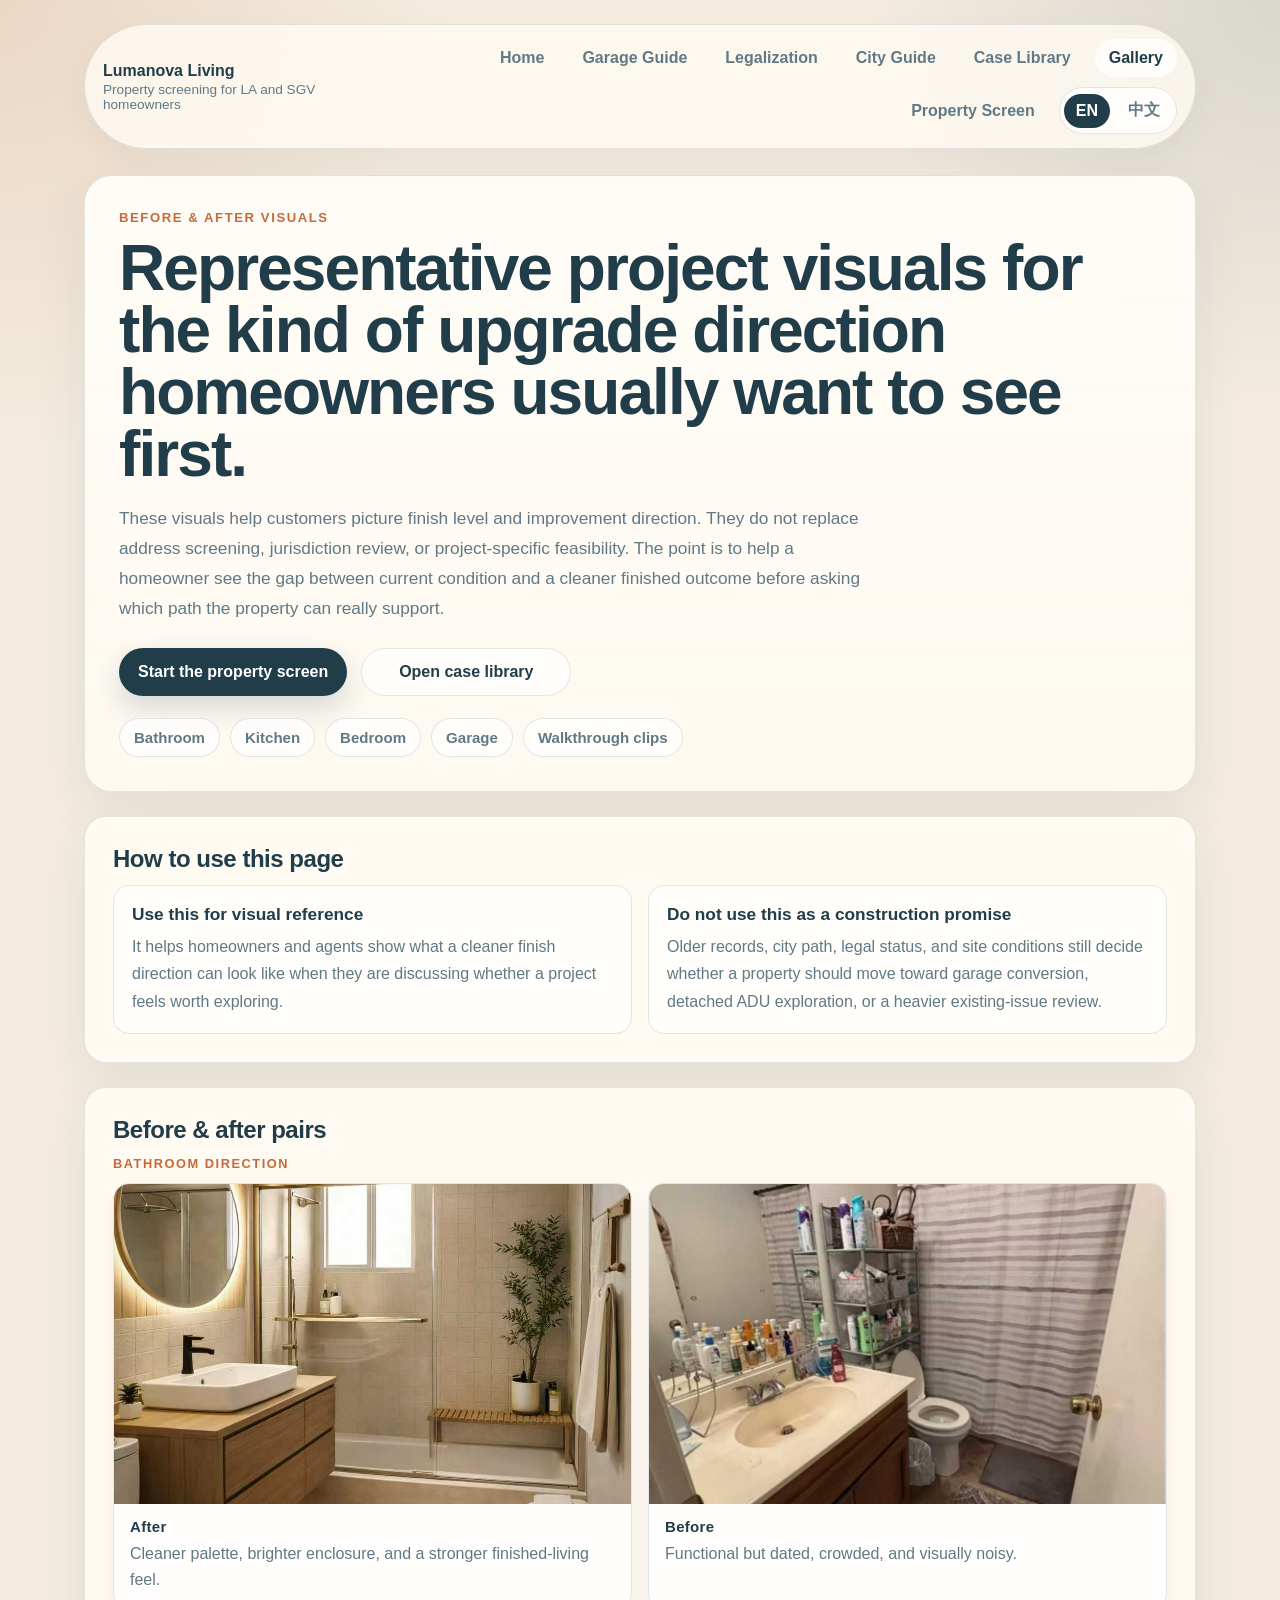
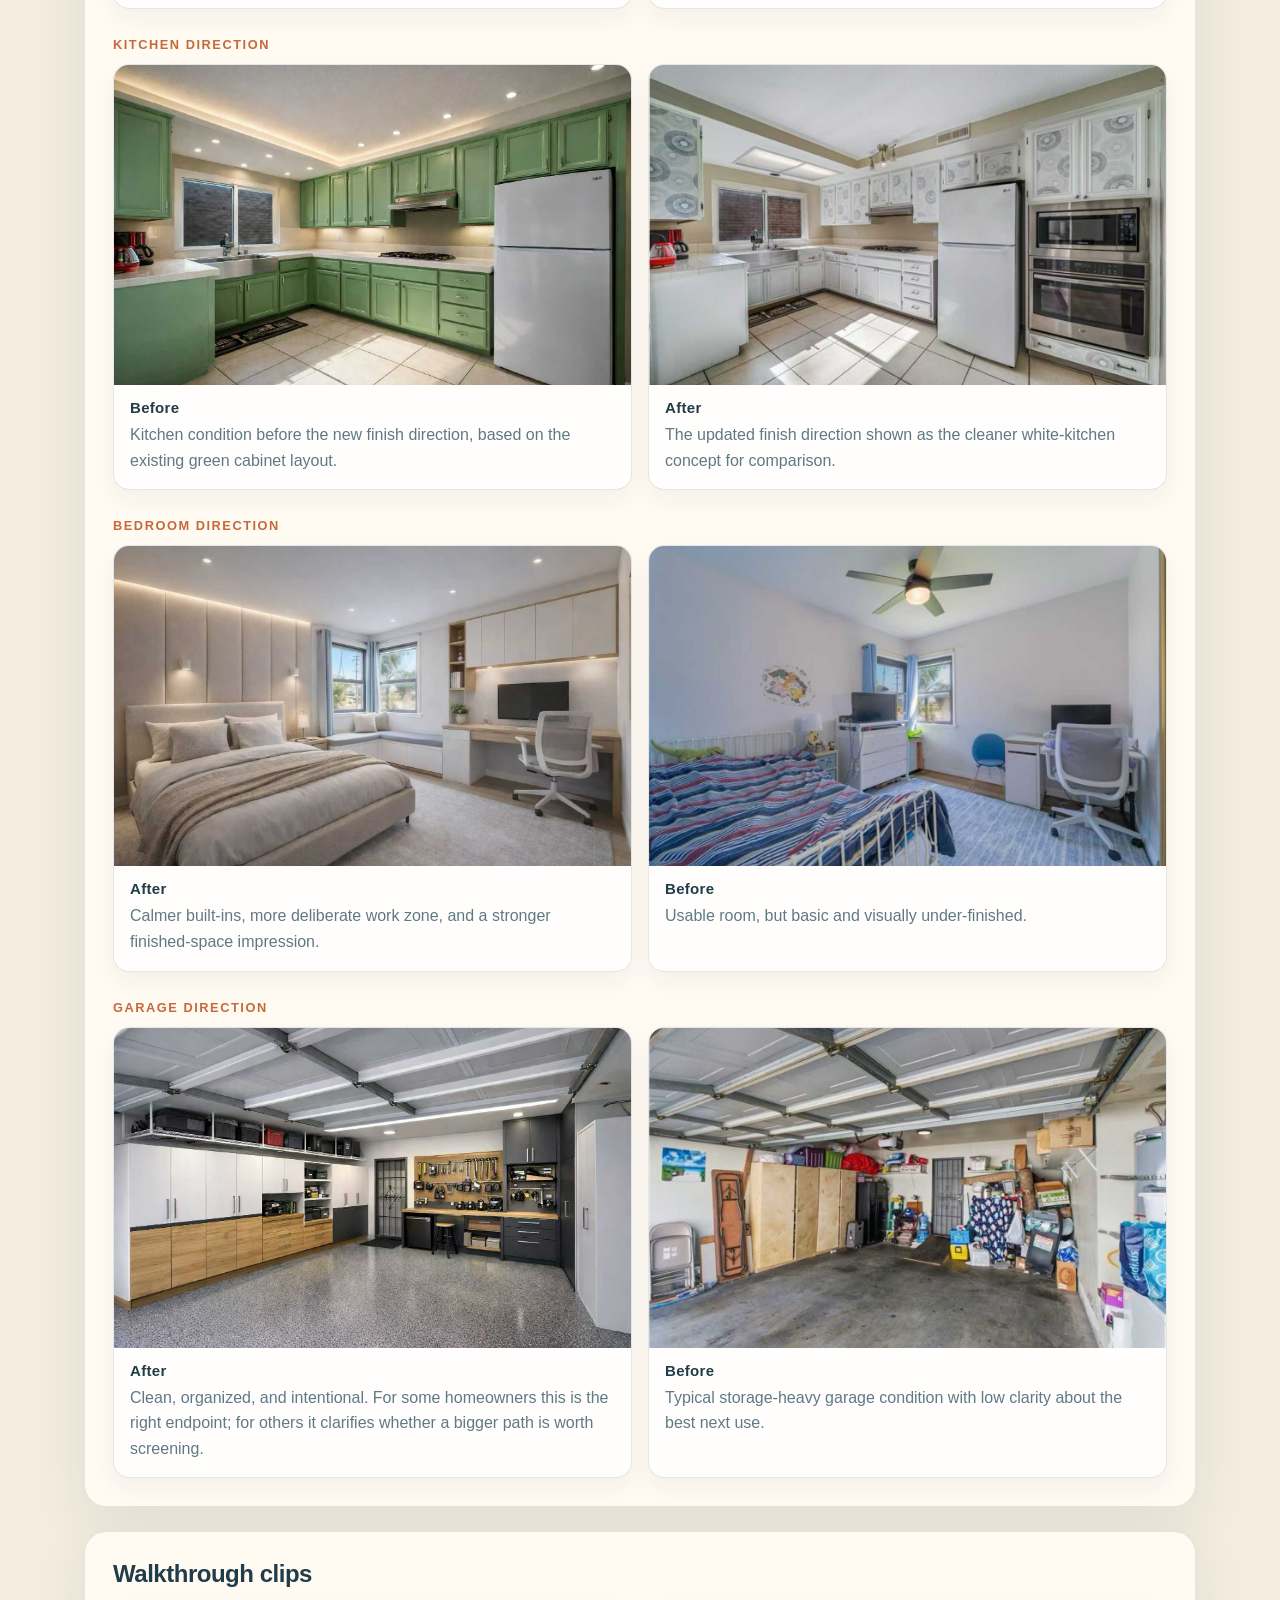
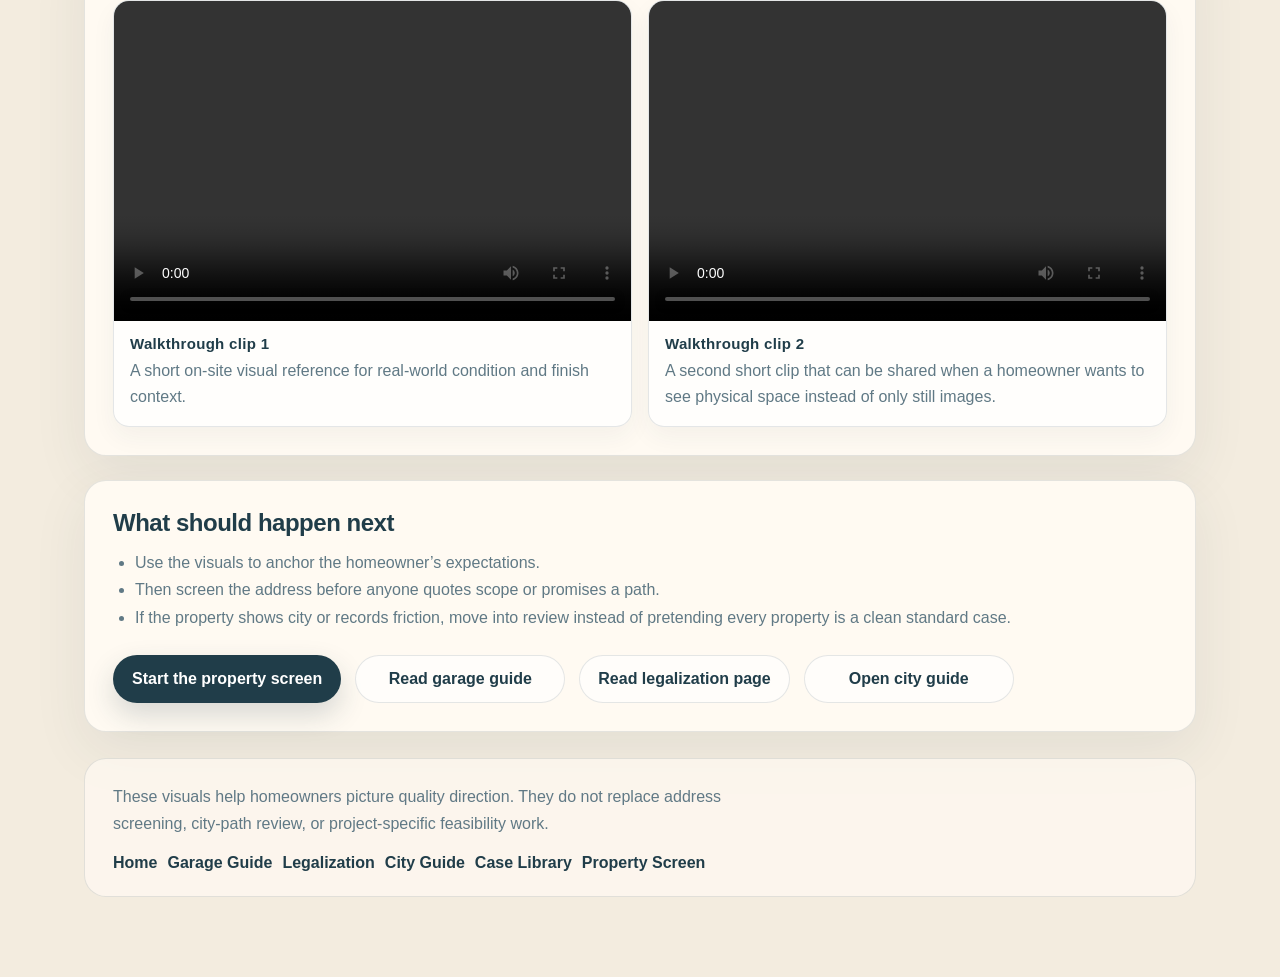
<file: docs/gallery.html>
<!DOCTYPE html>
<html lang="en" data-ui-lang="en">
  <head>
    <meta charset="UTF-8" />
    <meta name="viewport" content="width=device-width, initial-scale=1.0" />
    <title>Project Gallery | Before & After | Lumanova Living</title>
    <meta
      name="description"
      content="Before and after project visuals for representative bathroom, kitchen, bedroom, and garage improvements tied to the kinds of LA and SGV homeowner projects Lumanova Living screens."
    />
    <link rel="stylesheet" href="./site.css" />
    <script src="./site.js" defer></script>
  </head>
  <body>
    <div class="site-shell">
      <header class="site-nav">
        <div class="brand-lockup">
          <div class="brand-name">Lumanova Living</div>
          <div class="brand-tag">
            <span data-lang="en">Property screening for LA and SGV homeowners</span>
            <span data-lang="zh">洛杉矶与圣盖博谷业主的物业预筛工具</span>
          </div>
        </div>
        <nav class="nav-links">
          <a class="nav-link" href="./index.html"><span data-lang="en">Home</span><span data-lang="zh">首页</span></a>
          <a class="nav-link" href="./garage-guide.html"><span data-lang="en">Garage Guide</span><span data-lang="zh">车库指南</span></a>
          <a class="nav-link" href="./legalization.html"><span data-lang="en">Legalization</span><span data-lang="zh">合法化</span></a>
          <a class="nav-link" href="./city-guide.html"><span data-lang="en">City Guide</span><span data-lang="zh">城市入口</span></a>
          <a class="nav-link" href="./case-library.html"><span data-lang="en">Case Library</span><span data-lang="zh">案例库</span></a>
          <a class="nav-link is-active" href="./gallery.html"><span data-lang="en">Gallery</span><span data-lang="zh">作品展示</span></a>
          <a class="nav-link" href="https://lumanova-living-adu-screening-fzcdyrfu9pakal7eelwwzj.streamlit.app/"><span data-lang="en">Property Screen</span><span data-lang="zh">开始预筛</span></a>
          <div class="lang-switch" aria-label="Language switch">
            <button class="lang-button" type="button" data-set-lang="en" aria-pressed="true">EN</button>
            <button class="lang-button" type="button" data-set-lang="zh" aria-pressed="false">中文</button>
          </div>
        </nav>
      </header>

      <section class="hero page-head">
        <div class="eyebrow">
          <span data-lang="en">Before &amp; After Visuals</span>
          <span data-lang="zh">前后对比素材</span>
        </div>
        <h1 data-lang="en">Representative project visuals for the kind of upgrade direction homeowners usually want to see first.</h1>
        <h1 data-lang="zh">这些视觉素材帮助业主先看懂“升级方向”是什么样，而不是先把路径想成已经确定。</h1>
        <p class="page-sub" data-lang="en">
          These visuals help customers picture finish level and improvement direction. They do not replace
          address screening, jurisdiction review, or project-specific feasibility. The point is to help a
          homeowner see the gap between current condition and a cleaner finished outcome before asking which
          path the property can really support.
        </p>
        <p class="page-sub" data-lang="zh">
          这些素材帮助客户理解 finish level 和升级方向。它们不能替代地址预筛、jurisdiction 判断或项目可行性分析。
          目的只是让业主先看到“当前状态”和“更干净结果”之间的差距，再去判断物业到底适合哪条路径。
        </p>
        <div class="hero-actions">
          <a class="button primary" href="https://lumanova-living-adu-screening-fzcdyrfu9pakal7eelwwzj.streamlit.app/"><span data-lang="en">Start the property screen</span><span data-lang="zh">开始物业预筛</span></a>
          <a class="button secondary" href="./case-library.html"><span data-lang="en">Open case library</span><span data-lang="zh">打开案例库</span></a>
        </div>
        <div class="pill-row">
          <span class="pill"><span data-lang="en">Bathroom</span><span data-lang="zh">卫浴</span></span>
          <span class="pill"><span data-lang="en">Kitchen</span><span data-lang="zh">厨房</span></span>
          <span class="pill"><span data-lang="en">Bedroom</span><span data-lang="zh">卧室</span></span>
          <span class="pill"><span data-lang="en">Garage</span><span data-lang="zh">车库</span></span>
          <span class="pill"><span data-lang="en">Walkthrough clips</span><span data-lang="zh">视频走查</span></span>
        </div>
      </section>

      <section class="section">
        <h2 data-lang="en">How to use this page</h2>
        <h2 data-lang="zh">怎么使用这个页面</h2>
        <div class="grid-2">
          <article class="card">
            <h3 data-lang="en">Use this for visual reference</h3>
            <h3 data-lang="zh">把这里当成视觉参考</h3>
            <p data-lang="en">It helps homeowners and agents show what a cleaner finish direction can look like when they are discussing whether a project feels worth exploring.</p>
            <p data-lang="zh">它帮助业主和 agent 在讨论项目值不值得继续时，更直观地看到“更干净的完成方向”是什么样。</p>
          </article>
          <article class="card">
            <h3 data-lang="en">Do not use this as a construction promise</h3>
            <h3 data-lang="zh">不要把它当成施工承诺</h3>
            <p data-lang="en">Older records, city path, legal status, and site conditions still decide whether a property should move toward garage conversion, detached ADU exploration, or a heavier existing-issue review.</p>
            <p data-lang="zh">旧 records、城市入口、合法状态和现场条件，仍然决定了这个物业到底更像车库改造、独立 ADU 探索，还是更重的现有问题审核。</p>
          </article>
        </div>
      </section>

      <section class="section">
        <h2 data-lang="en">Before &amp; after pairs</h2>
        <h2 data-lang="zh">前后对比</h2>
        <div class="gallery-grid">
          <div>
            <div class="section-label"><span data-lang="en">Bathroom direction</span><span data-lang="zh">卫浴方向</span></div>
            <div class="gallery-pair">
              <article class="media-frame">
                <img src="./assets/gallery/images/bathroom-after.jpg" alt="Bathroom after improvement" />
                <div class="media-caption">
                  <strong><span data-lang="en">After</span><span data-lang="zh">改后</span></strong>
                  <p data-lang="en">Cleaner palette, brighter enclosure, and a stronger finished-living feel.</p>
                  <p data-lang="zh">配色更干净、围合更明亮，也更像完整的 finished living space。</p>
                </div>
              </article>
              <article class="media-frame">
                <img src="./assets/gallery/images/bathroom-before.jpg" alt="Bathroom before improvement" />
                <div class="media-caption">
                  <strong><span data-lang="en">Before</span><span data-lang="zh">改前</span></strong>
                  <p data-lang="en">Functional but dated, crowded, and visually noisy.</p>
                  <p data-lang="zh">可用，但显得老旧、拥挤，视觉也比较杂乱。</p>
                </div>
              </article>
            </div>
          </div>

          <div>
            <div class="section-label"><span data-lang="en">Kitchen direction</span><span data-lang="zh">厨房方向</span></div>
            <div class="gallery-pair">
              <article class="media-frame">
                <img src="./assets/gallery/images/kitchen-after.jpg" alt="Kitchen before remodel" />
                <div class="media-caption">
                  <strong><span data-lang="en">Before</span><span data-lang="zh">改前</span></strong>
                  <p data-lang="en">Kitchen condition before the new finish direction, based on the existing green cabinet layout.</p>
                  <p data-lang="zh">这是改造前的厨房状态，以现在这组绿色柜体和原有布局为基础。</p>
                </div>
              </article>
              <article class="media-frame">
                <img src="./assets/gallery/images/kitchen-before.jpg" alt="Kitchen after remodel" />
                <div class="media-caption">
                  <strong><span data-lang="en">After</span><span data-lang="zh">改后</span></strong>
                  <p data-lang="en">The updated finish direction shown as the cleaner white-kitchen concept for comparison.</p>
                  <p data-lang="zh">这是更新后的方向，用更干净的白色厨房方案来做对比展示。</p>
                </div>
              </article>
            </div>
          </div>

          <div>
            <div class="section-label"><span data-lang="en">Bedroom direction</span><span data-lang="zh">卧室方向</span></div>
            <div class="gallery-pair">
              <article class="media-frame">
                <img src="./assets/gallery/images/bedroom-after.jpg" alt="Bedroom after improvement" />
                <div class="media-caption">
                  <strong><span data-lang="en">After</span><span data-lang="zh">改后</span></strong>
                  <p data-lang="en">Calmer built-ins, more deliberate work zone, and a stronger finished-space impression.</p>
                  <p data-lang="zh">收纳和工作区更完整，整体更安静，也更像真正完成的房间。</p>
                </div>
              </article>
              <article class="media-frame">
                <img src="./assets/gallery/images/bedroom-before.jpg" alt="Bedroom before improvement" />
                <div class="media-caption">
                  <strong><span data-lang="en">Before</span><span data-lang="zh">改前</span></strong>
                  <p data-lang="en">Usable room, but basic and visually under-finished.</p>
                  <p data-lang="zh">房间可以使用，但还比较基础，视觉上也显得没有做完。</p>
                </div>
              </article>
            </div>
          </div>

          <div>
            <div class="section-label"><span data-lang="en">Garage direction</span><span data-lang="zh">车库方向</span></div>
            <div class="gallery-pair">
              <article class="media-frame">
                <img src="./assets/gallery/images/garage-after.jpg" alt="Garage after improvement" />
                <div class="media-caption">
                  <strong><span data-lang="en">After</span><span data-lang="zh">改后</span></strong>
                  <p data-lang="en">Clean, organized, and intentional. For some homeowners this is the right endpoint; for others it clarifies whether a bigger path is worth screening.</p>
                  <p data-lang="zh">更整洁、收纳更清楚，也更像有明确用途的空间。对有些业主来说这就是终点；对另一些人来说，它帮助判断值不值得继续筛更大的路径。</p>
                </div>
              </article>
              <article class="media-frame">
                <img src="./assets/gallery/images/garage-before.jpg" alt="Garage before improvement" />
                <div class="media-caption">
                  <strong><span data-lang="en">Before</span><span data-lang="zh">改前</span></strong>
                  <p data-lang="en">Typical storage-heavy garage condition with low clarity about the best next use.</p>
                  <p data-lang="zh">典型的储物型车库状态，还看不出最适合的下一步用途。</p>
                </div>
              </article>
            </div>
          </div>
        </div>
      </section>

      <section class="section">
        <h2 data-lang="en">Walkthrough clips</h2>
        <h2 data-lang="zh">视频走查素材</h2>
        <div class="gallery-pair">
          <article class="media-frame">
            <video controls preload="metadata">
              <source src="./assets/gallery/videos/project-walkthrough-1.mp4" type="video/mp4" />
            </video>
            <div class="media-caption">
              <strong><span data-lang="en">Walkthrough clip 1</span><span data-lang="zh">视频片段 1</span></strong>
              <p data-lang="en">A short on-site visual reference for real-world condition and finish context.</p>
              <p data-lang="zh">短视频参考，帮助客户从真实空间角度理解现场状态和完成度。</p>
            </div>
          </article>
          <article class="media-frame">
            <video controls preload="metadata">
              <source src="./assets/gallery/videos/project-walkthrough-2.mp4" type="video/mp4" />
            </video>
            <div class="media-caption">
              <strong><span data-lang="en">Walkthrough clip 2</span><span data-lang="zh">视频片段 2</span></strong>
              <p data-lang="en">A second short clip that can be shared when a homeowner wants to see physical space instead of only still images.</p>
              <p data-lang="zh">第二个短视频，适合客户想看真实空间，而不是只看静态图片时使用。</p>
            </div>
          </article>
        </div>
      </section>

      <section class="section">
        <h2 data-lang="en">What should happen next</h2>
        <h2 data-lang="zh">下一步应该做什么</h2>
        <ul data-lang="en">
          <li>Use the visuals to anchor the homeowner’s expectations.</li>
          <li>Then screen the address before anyone quotes scope or promises a path.</li>
          <li>If the property shows city or records friction, move into review instead of pretending every property is a clean standard case.</li>
        </ul>
        <ul data-lang="zh">
          <li>先用这些素材帮业主建立对结果方向的直观预期。</li>
          <li>再去做地址预筛，不要先报 scope 或承诺路径。</li>
          <li>如果物业已经暴露城市或 records friction，就应该进入 review，而不是假装每个物业都是标准干净案子。</li>
        </ul>
        <div class="section-actions">
          <a class="button primary" href="https://lumanova-living-adu-screening-fzcdyrfu9pakal7eelwwzj.streamlit.app/"><span data-lang="en">Start the property screen</span><span data-lang="zh">开始物业预筛</span></a>
          <a class="button secondary" href="./garage-guide.html"><span data-lang="en">Read garage guide</span><span data-lang="zh">查看车库指南</span></a>
          <a class="button secondary" href="./legalization.html"><span data-lang="en">Read legalization page</span><span data-lang="zh">查看合法化页面</span></a>
          <a class="button secondary" href="./city-guide.html"><span data-lang="en">Open city guide</span><span data-lang="zh">打开城市入口页</span></a>
        </div>
      </section>

      <footer class="site-footer">
        <div class="footer-copy">
          <span data-lang="en">These visuals help homeowners picture quality direction. They do not replace address screening, city-path review, or project-specific feasibility work.</span>
          <span data-lang="zh">这些素材帮助业主理解升级方向，但不能替代地址预筛、城市入口判断或具体可行性分析。</span>
        </div>
        <div class="footer-links">
          <a href="./index.html"><span data-lang="en">Home</span><span data-lang="zh">首页</span></a>
          <a href="./garage-guide.html"><span data-lang="en">Garage Guide</span><span data-lang="zh">车库指南</span></a>
          <a href="./legalization.html"><span data-lang="en">Legalization</span><span data-lang="zh">合法化</span></a>
          <a href="./city-guide.html"><span data-lang="en">City Guide</span><span data-lang="zh">城市入口</span></a>
          <a href="./case-library.html"><span data-lang="en">Case Library</span><span data-lang="zh">案例库</span></a>
          <a href="https://lumanova-living-adu-screening-fzcdyrfu9pakal7eelwwzj.streamlit.app/"><span data-lang="en">Property Screen</span><span data-lang="zh">开始预筛</span></a>
        </div>
      </footer>
    </div>
  </body>
</html>
</file>
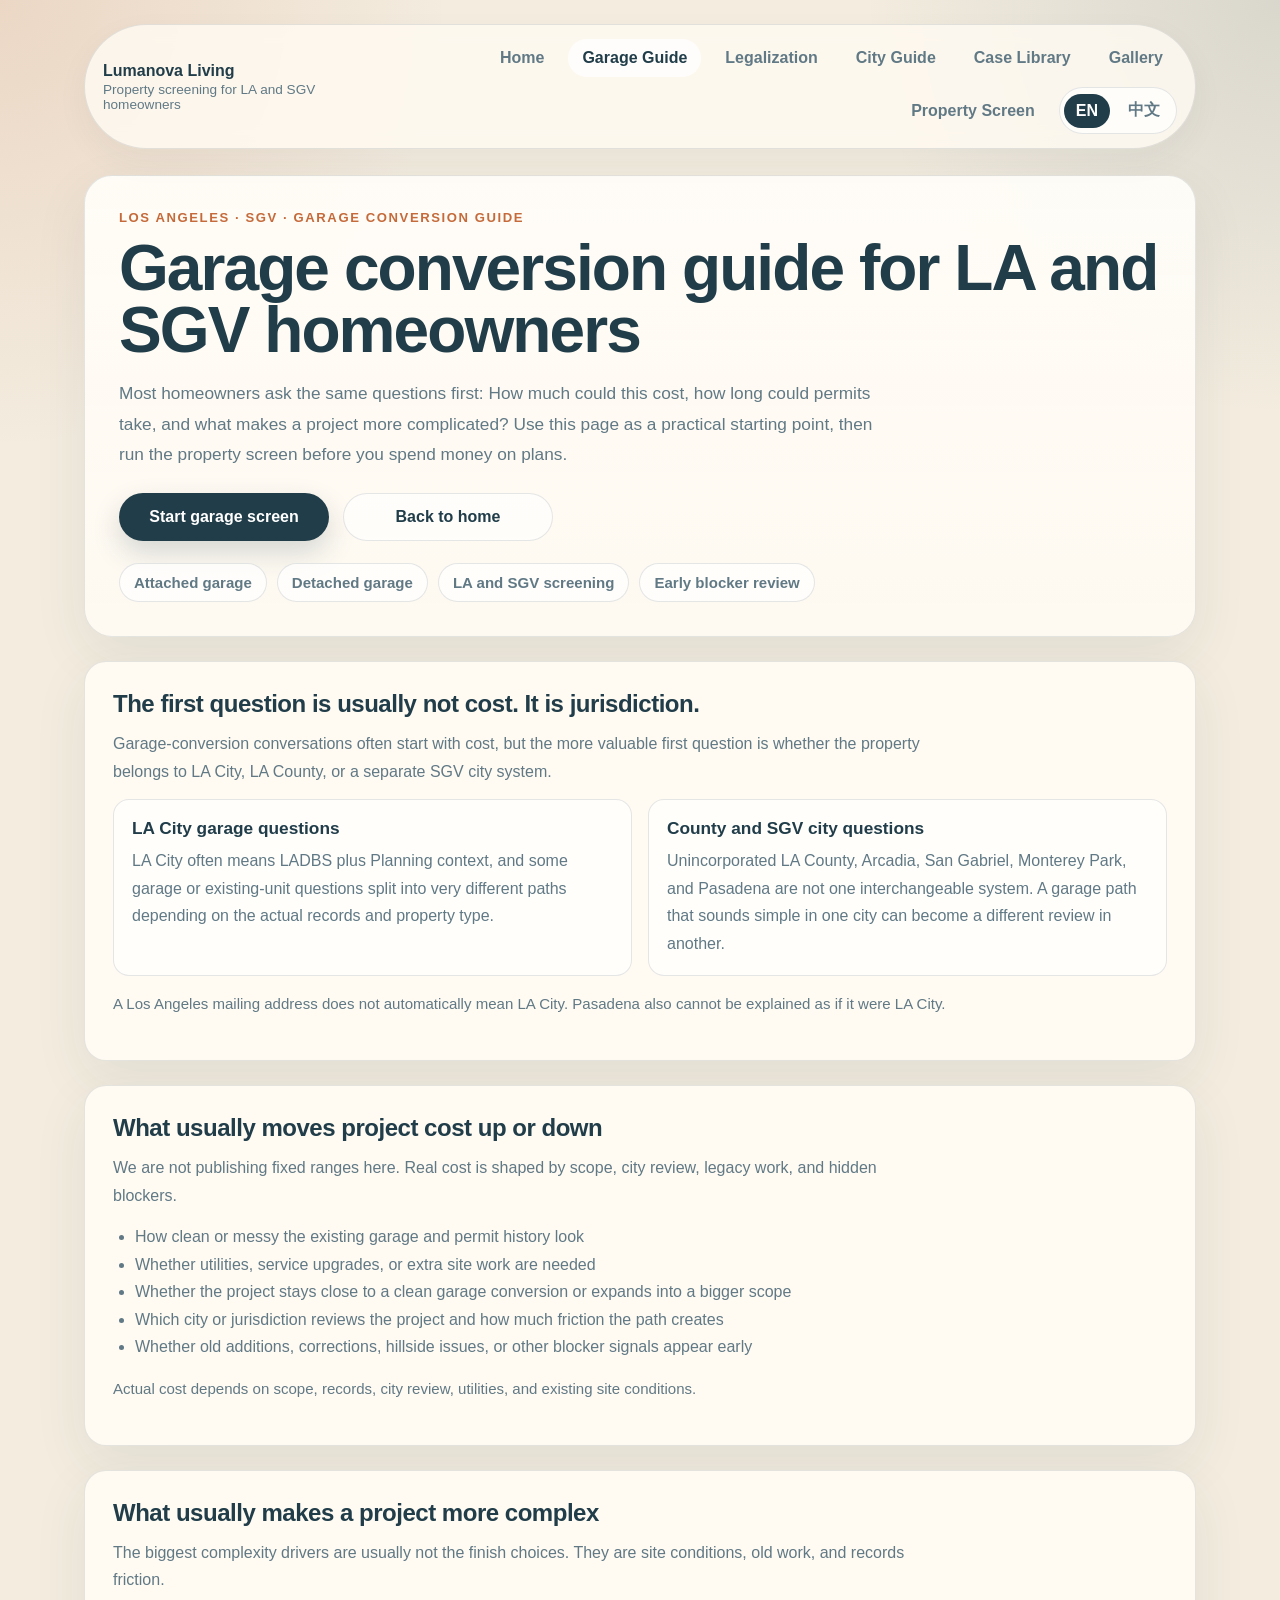
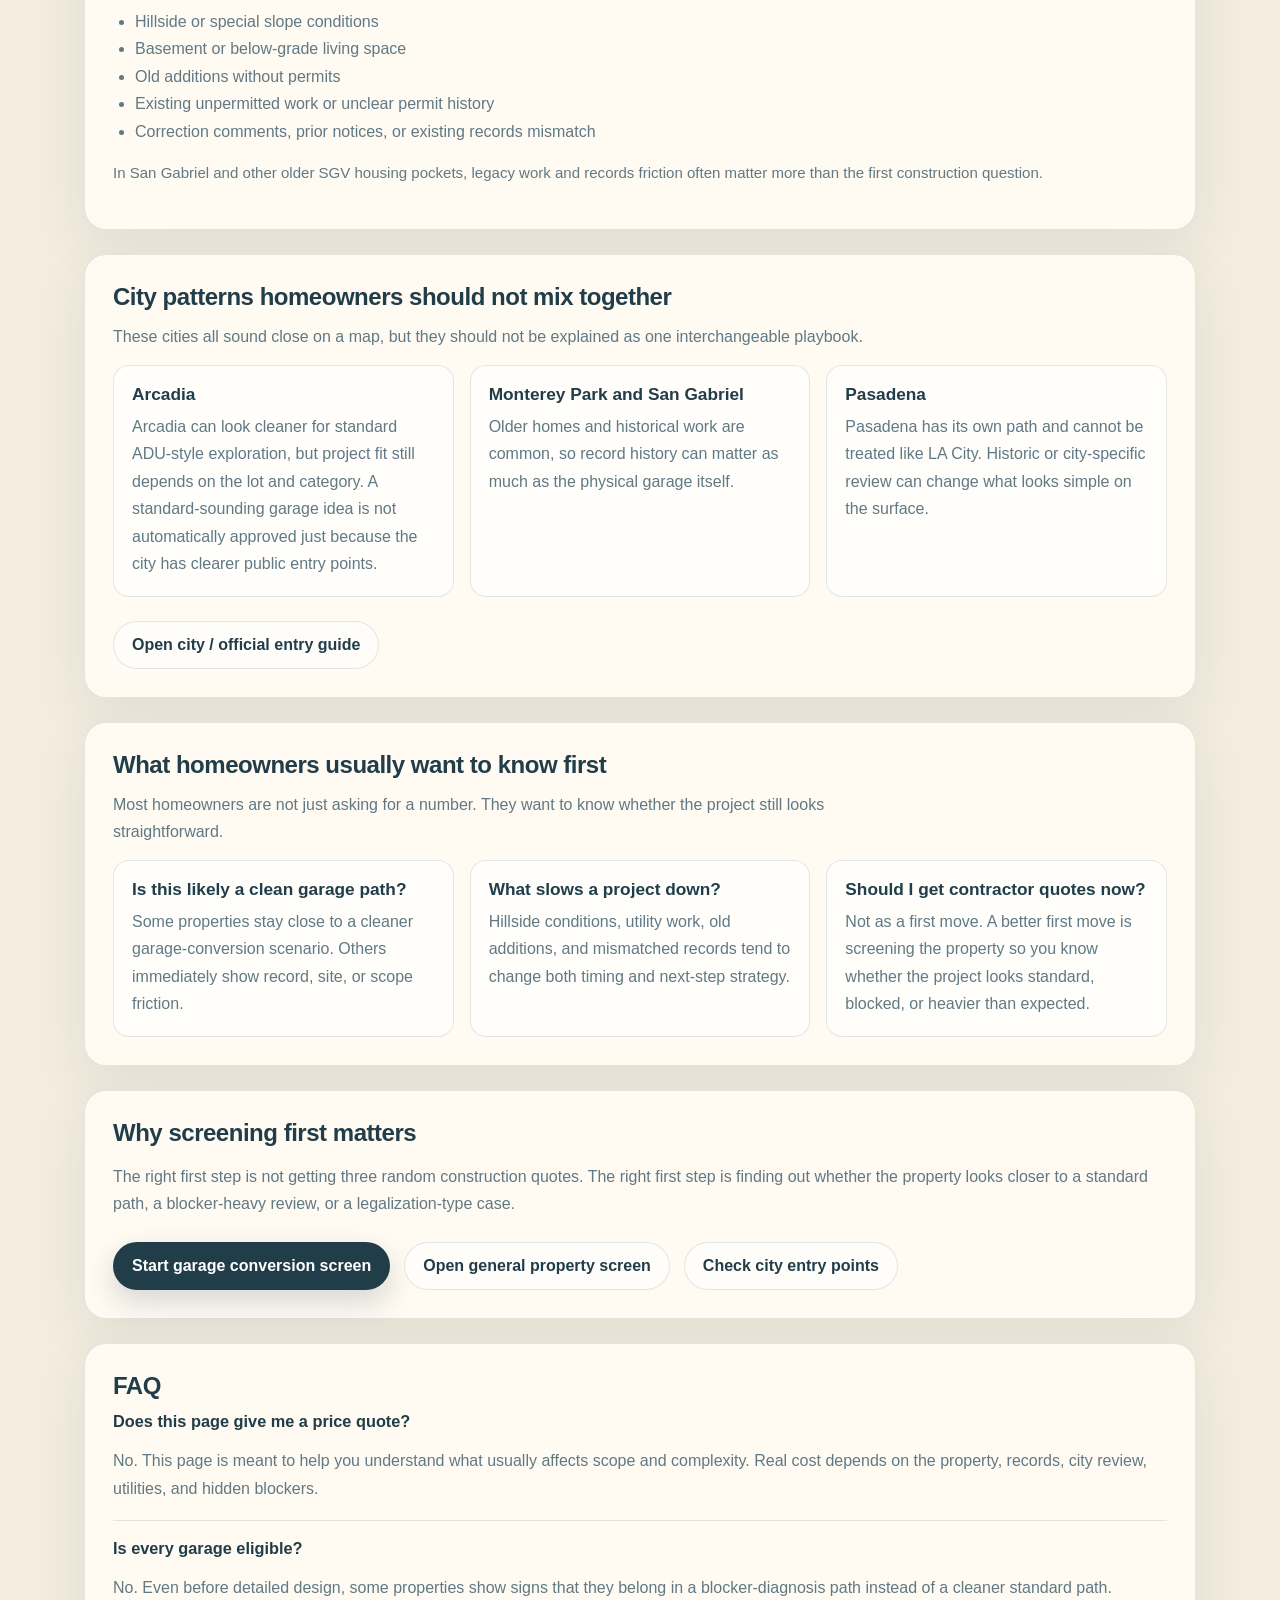
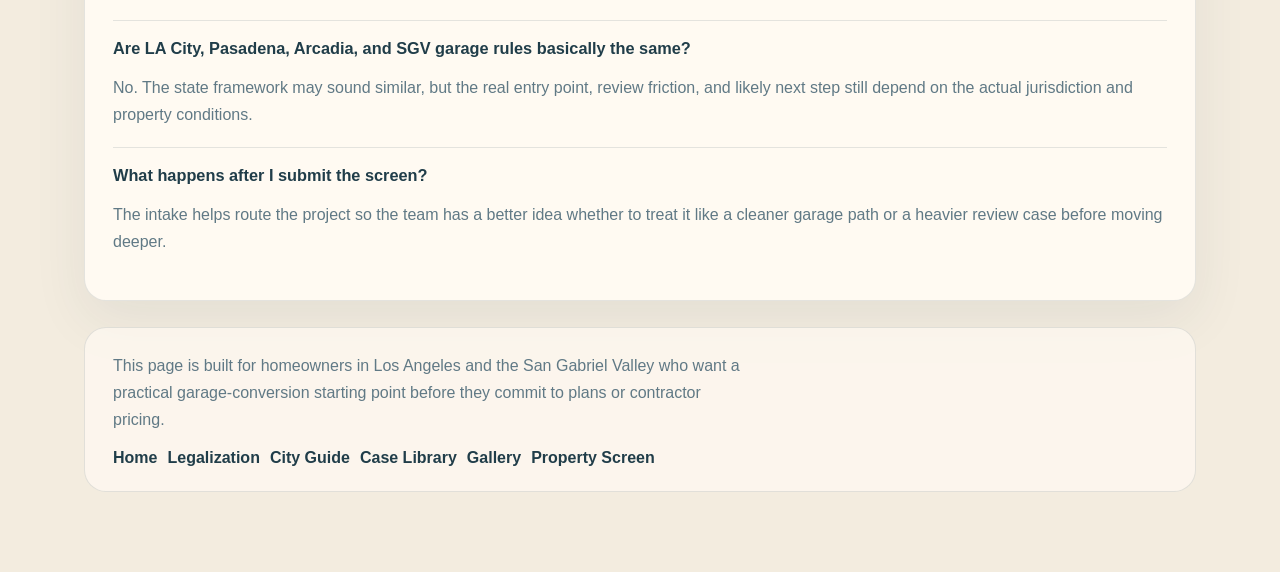
<file: docs/garage-guide.html>
<!DOCTYPE html>
<html lang="en" data-ui-lang="en">
  <head>
    <meta charset="UTF-8" />
    <meta name="viewport" content="width=device-width, initial-scale=1.0" />
    <title>Garage Conversion Guide | LA & SGV | Lumanova Living</title>
    <meta
      name="description"
      content="A practical LA and SGV garage conversion guide covering common cost drivers, blocker signals, and why homeowners should screen their property before design or construction."
    />
    <link rel="stylesheet" href="./site.css" />
    <script src="./site.js" defer></script>
  </head>
  <body>
    <div class="site-shell">
      <header class="site-nav">
        <div class="brand-lockup">
          <div class="brand-name">Lumanova Living</div>
          <div class="brand-tag">
            <span data-lang="en">Property screening for LA and SGV homeowners</span>
            <span data-lang="zh">洛杉矶与圣盖博谷业主的物业预筛工具</span>
          </div>
        </div>
        <nav class="nav-links">
          <a class="nav-link" href="./index.html"><span data-lang="en">Home</span><span data-lang="zh">首页</span></a>
          <a class="nav-link is-active" href="./garage-guide.html"><span data-lang="en">Garage Guide</span><span data-lang="zh">车库指南</span></a>
          <a class="nav-link" href="./legalization.html"><span data-lang="en">Legalization</span><span data-lang="zh">合法化</span></a>
          <a class="nav-link" href="./city-guide.html"><span data-lang="en">City Guide</span><span data-lang="zh">城市入口</span></a>
          <a class="nav-link" href="./case-library.html"><span data-lang="en">Case Library</span><span data-lang="zh">案例库</span></a>
          <a class="nav-link" href="./gallery.html"><span data-lang="en">Gallery</span><span data-lang="zh">作品展示</span></a>
          <a class="nav-link" href="https://lumanova-living-adu-screening-fzcdyrfu9pakal7eelwwzj.streamlit.app/?entry=garage"><span data-lang="en">Property Screen</span><span data-lang="zh">开始预筛</span></a>
          <div class="lang-switch" aria-label="Language switch">
            <button class="lang-button" type="button" data-set-lang="en" aria-pressed="true">EN</button>
            <button class="lang-button" type="button" data-set-lang="zh" aria-pressed="false">中文</button>
          </div>
        </nav>
      </header>

      <section class="hero page-head">
        <div class="eyebrow">
          <span data-lang="en">Los Angeles · SGV · Garage Conversion Guide</span>
          <span data-lang="zh">洛杉矶 · 圣盖博谷 · 车库改造指南</span>
        </div>
        <h1>
          <span data-lang="en">Garage conversion guide for LA and SGV homeowners</span>
          <span data-lang="zh">给洛杉矶和圣盖博谷业主的车库改造前置指南</span>
        </h1>
        <p class="page-sub">
          <span data-lang="en">
            Most homeowners ask the same questions first: How much could this cost, how long could permits take,
            and what makes a project more complicated? Use this page as a practical starting point, then run the
            property screen before you spend money on plans.
          </span>
          <span data-lang="zh">
            大多数业主最先问的是要花多少钱、permit 可能多久，以及什么情况会让项目变复杂。这个页面先帮你建立判断框架，
            然后再去做物业预筛，不要一开始就先花设计费。
          </span>
        </p>
        <div class="hero-actions">
          <a class="button primary" href="https://lumanova-living-adu-screening-fzcdyrfu9pakal7eelwwzj.streamlit.app/?entry=garage"><span data-lang="en">Start garage screen</span><span data-lang="zh">开始车库预筛</span></a>
          <a class="button secondary" href="./index.html"><span data-lang="en">Back to home</span><span data-lang="zh">返回首页</span></a>
        </div>
        <div class="pill-row">
          <span class="pill"><span data-lang="en">Attached garage</span><span data-lang="zh">连体车库</span></span>
          <span class="pill"><span data-lang="en">Detached garage</span><span data-lang="zh">独立车库</span></span>
          <span class="pill"><span data-lang="en">LA and SGV screening</span><span data-lang="zh">LA 与 SGV 预筛</span></span>
          <span class="pill"><span data-lang="en">Early blocker review</span><span data-lang="zh">前置 blocker 判断</span></span>
        </div>
      </section>

      <section class="section">
        <h2><span data-lang="en">The first question is usually not cost. It is jurisdiction.</span><span data-lang="zh">最先该问的通常不是价格，而是 jurisdiction。</span></h2>
        <p class="section-kicker" data-lang="en">
          Garage-conversion conversations often start with cost, but the more valuable first question is whether
          the property belongs to LA City, LA County, or a separate SGV city system.
        </p>
        <p class="section-kicker" data-lang="zh">
          车库改造类客户很容易一开始就问成本，但更关键的问题是：这个地址到底属于 LA City、LA County，还是 Arcadia、San Gabriel、
          Monterey Park、Pasadena 这样的独立城市。入口错了，后面的 permit 话术就会跟着错。
        </p>
        <div class="grid-2">
          <article class="card">
            <h3><span data-lang="en">LA City garage questions</span><span data-lang="zh">LA City 车库问题</span></h3>
            <p data-lang="en">LA City often means LADBS plus Planning context, and some garage or existing-unit questions split into very different paths depending on the actual records and property type.</p>
            <p data-lang="zh">LA City 常见入口是 LADBS 加上 Planning，但到底更像标准 garage path、UDU 相关问题，还是一般 compliance / permit 问题，要看真实记录和物业类型。</p>
          </article>
          <article class="card">
            <h3><span data-lang="en">County and SGV city questions</span><span data-lang="zh">County 与 SGV 城市问题</span></h3>
            <p data-lang="en">Unincorporated LA County, Arcadia, San Gabriel, Monterey Park, and Pasadena are not one interchangeable system. A garage path that sounds simple in one city can become a different review in another.</p>
            <p data-lang="zh">County 和 SGV 独立城市不能混讲。某个城市里看起来是标准车库改造，在另一个城市里可能就变成更重的 review 路径。</p>
          </article>
        </div>
        <p class="micro" data-lang="en">A Los Angeles mailing address does not automatically mean LA City. Pasadena also cannot be explained as if it were LA City.</p>
        <p class="micro" data-lang="zh">邮寄地址写 Los Angeles，不等于一定属于 LA City。Pasadena 也不能按 LA City 的逻辑去解释。</p>
      </section>

      <section class="section">
        <h2><span data-lang="en">What usually moves project cost up or down</span><span data-lang="zh">通常哪些因素会把成本拉高或压低</span></h2>
        <p class="section-kicker" data-lang="en">We are not publishing fixed ranges here. Real cost is shaped by scope, city review, legacy work, and hidden blockers.</p>
        <p class="section-kicker" data-lang="zh">这里不直接挂固定报价，因为真实成本不是一句“garage conversion 多少钱”就能回答。更关键的是先看 scope、城市审核、旧记录和隐藏 blocker。</p>
        <ul data-lang="en">
          <li>How clean or messy the existing garage and permit history look</li>
          <li>Whether utilities, service upgrades, or extra site work are needed</li>
          <li>Whether the project stays close to a clean garage conversion or expands into a bigger scope</li>
          <li>Which city or jurisdiction reviews the project and how much friction the path creates</li>
          <li>Whether old additions, corrections, hillside issues, or other blocker signals appear early</li>
        </ul>
        <ul data-lang="zh">
          <li>现有车库和 permit history 看起来有多干净或多混乱</li>
          <li>是否需要 utilities、service upgrade 或额外场地工作</li>
          <li>项目是接近标准车库改造，还是已经扩大成更重的 scope</li>
          <li>由哪个城市或 jurisdiction 来审核，以及会带来多少 friction</li>
          <li>是否一开始就出现旧加建、correction、hillside 等 blocker 信号</li>
        </ul>
        <p class="micro" data-lang="en">Actual cost depends on scope, records, city review, utilities, and existing site conditions.</p>
        <p class="micro" data-lang="zh">真实成本取决于 scope、records、城市审核、utilities 和现场条件。</p>
      </section>

      <section class="section">
        <h2><span data-lang="en">What usually makes a project more complex</span><span data-lang="zh">通常哪些情况会让项目变复杂</span></h2>
        <p class="section-kicker" data-lang="en">The biggest complexity drivers are usually not the finish choices. They are site conditions, old work, and records friction.</p>
        <p class="section-kicker" data-lang="zh">真正把项目拖复杂的，往往不是装修本身，而是 hillside、basement、旧加建、无 permit 施工和 correction / violation 这类历史问题。</p>
        <ul data-lang="en">
          <li>Hillside or special slope conditions</li>
          <li>Basement or below-grade living space</li>
          <li>Old additions without permits</li>
          <li>Existing unpermitted work or unclear permit history</li>
          <li>Correction comments, prior notices, or existing records mismatch</li>
        </ul>
        <ul data-lang="zh">
          <li>Hillside 或特殊坡地条件</li>
          <li>Basement 或低于地面的居住空间</li>
          <li>没有 permit 的旧加建</li>
          <li>现有无 permit 施工或不清楚的 permit history</li>
          <li>旧 correction、notice 或 records 对不上</li>
        </ul>
        <p class="micro" data-lang="en">In San Gabriel and other older SGV housing pockets, legacy work and records friction often matter more than the first construction question.</p>
        <p class="micro" data-lang="zh">在 San Gabriel 和其他老房较多的 SGV 区域，历史遗留问题和 records friction 往往比第一句施工问题更重要。</p>
      </section>

      <section class="section">
        <h2><span data-lang="en">City patterns homeowners should not mix together</span><span data-lang="zh">这些城市的逻辑不要混着讲</span></h2>
        <p class="section-kicker" data-lang="en">These cities all sound close on a map, but they should not be explained as one interchangeable playbook.</p>
        <p class="section-kicker" data-lang="zh">这几座城市听起来都在 SGV，但销售和客户不能把它们讲成一套统一规则。先找对城市官网，再谈下一步。</p>
        <div class="grid-3">
          <article class="card">
            <h3>Arcadia</h3>
            <p data-lang="en">Arcadia can look cleaner for standard ADU-style exploration, but project fit still depends on the lot and category. A standard-sounding garage idea is not automatically approved just because the city has clearer public entry points.</p>
            <p data-lang="zh">Arcadia 的 ADU 入口相对清楚，但不是所有 garage 情况都能直接套标准路径，还是要看地块和项目类型。</p>
          </article>
          <article class="card">
            <h3>Monterey Park and San Gabriel</h3>
            <p data-lang="en">Older homes and historical work are common, so record history can matter as much as the physical garage itself.</p>
            <p data-lang="zh">Monterey Park 和 San Gabriel 常见老屋和历史遗留问题，很多时候 records 和现状比施工本身更重要。</p>
          </article>
          <article class="card">
            <h3>Pasadena</h3>
            <p data-lang="en">Pasadena has its own path and cannot be treated like LA City. Historic or city-specific review can change what looks simple on the surface.</p>
            <p data-lang="zh">Pasadena 不能按 LA City 去解释，尤其碰到历史保护或 city-specific review 时，更不能先替客户下结论。</p>
          </article>
        </div>
        <div class="section-actions">
          <a class="button secondary" href="./city-guide.html"><span data-lang="en">Open city / official entry guide</span><span data-lang="zh">打开城市 / 官方入口指南</span></a>
        </div>
      </section>

      <section class="section">
        <h2><span data-lang="en">What homeowners usually want to know first</span><span data-lang="zh">业主最先真正想知道的是什么</span></h2>
        <p class="section-kicker" data-lang="en">Most homeowners are not just asking for a number. They want to know whether the project still looks straightforward.</p>
        <p class="section-kicker" data-lang="zh">客户真正关心的不是只有价格，而是这个 garage 项目到底像不像标准路径，会不会碰到 utilities、records 或 city review friction。</p>
        <div class="grid-3">
          <article class="card">
            <h3><span data-lang="en">Is this likely a clean garage path?</span><span data-lang="zh">这更像标准车库路径吗？</span></h3>
            <p data-lang="en">Some properties stay close to a cleaner garage-conversion scenario. Others immediately show record, site, or scope friction.</p>
            <p data-lang="zh">有些物业更接近干净的 garage conversion 路径，另一些一开始就会暴露 records、site 或 scope friction。</p>
          </article>
          <article class="card">
            <h3><span data-lang="en">What slows a project down?</span><span data-lang="zh">什么会让项目慢下来？</span></h3>
            <p data-lang="en">Hillside conditions, utility work, old additions, and mismatched records tend to change both timing and next-step strategy.</p>
            <p data-lang="zh">Hillside、utility work、旧加建和 records 对不上，都会改变时间和下一步策略。</p>
          </article>
          <article class="card">
            <h3><span data-lang="en">Should I get contractor quotes now?</span><span data-lang="zh">现在就该找 contractor 报价吗？</span></h3>
            <p data-lang="en">Not as a first move. A better first move is screening the property so you know whether the project looks standard, blocked, or heavier than expected.</p>
            <p data-lang="zh">不该作为第一步。更好的第一步是先做物业预筛，看清项目更像标准路径、受阻路径，还是比预期更重的场景。</p>
          </article>
        </div>
      </section>

      <section class="section">
        <h2><span data-lang="en">Why screening first matters</span><span data-lang="zh">为什么先预筛更重要</span></h2>
        <p data-lang="en">
          The right first step is not getting three random construction quotes. The right first step is finding out
          whether the property looks closer to a standard path, a blocker-heavy review, or a legalization-type case.
        </p>
        <p data-lang="zh">
          正确的第一步通常不是去找三个 contractor 乱比价，而是先判断这个项目更像标准 garage path、blocker-heavy review，
          还是已经偏合法化 / 救援场景。
        </p>
        <div class="section-actions">
          <a class="button primary" href="https://lumanova-living-adu-screening-fzcdyrfu9pakal7eelwwzj.streamlit.app/?entry=garage"><span data-lang="en">Start garage conversion screen</span><span data-lang="zh">开始车库改造预筛</span></a>
          <a class="button secondary" href="https://lumanova-living-adu-screening-fzcdyrfu9pakal7eelwwzj.streamlit.app/"><span data-lang="en">Open general property screen</span><span data-lang="zh">打开通用物业预筛</span></a>
          <a class="button secondary" href="./city-guide.html"><span data-lang="en">Check city entry points</span><span data-lang="zh">查看城市入口</span></a>
        </div>
      </section>

      <section class="section">
        <h2><span data-lang="en">FAQ</span><span data-lang="zh">常见问题</span></h2>
        <div class="faq-item">
          <h3><span data-lang="en">Does this page give me a price quote?</span><span data-lang="zh">这个页面会直接给报价吗？</span></h3>
          <p data-lang="en">No. This page is meant to help you understand what usually affects scope and complexity. Real cost depends on the property, records, city review, utilities, and hidden blockers.</p>
          <p data-lang="zh">不会。这个页面只是帮助你理解哪些因素会影响 scope 和复杂度。真实成本要看物业、records、城市审核、utilities 和隐藏 blocker。</p>
        </div>
        <div class="faq-item">
          <h3><span data-lang="en">Is every garage eligible?</span><span data-lang="zh">是不是每个车库都可以做？</span></h3>
          <p data-lang="en">No. Even before detailed design, some properties show signs that they belong in a blocker-diagnosis path instead of a cleaner standard path.</p>
          <p data-lang="zh">不是。即使还没进入详细设计，有些物业一开始就会显露 blocker 信号，更像诊断路径，不像标准路径。</p>
        </div>
        <div class="faq-item">
          <h3><span data-lang="en">Are LA City, Pasadena, Arcadia, and SGV garage rules basically the same?</span><span data-lang="zh">LA City、Pasadena、Arcadia 和 SGV 规则差不多吗？</span></h3>
          <p data-lang="en">No. The state framework may sound similar, but the real entry point, review friction, and likely next step still depend on the actual jurisdiction and property conditions.</p>
          <p data-lang="zh">不一样。州层框架听起来可能相似，但真正的入口、review friction 和下一步还是取决于具体 jurisdiction 和物业条件。</p>
        </div>
        <div class="faq-item">
          <h3><span data-lang="en">What happens after I submit the screen?</span><span data-lang="zh">提交预筛之后会发生什么？</span></h3>
          <p data-lang="en">The intake helps route the project so the team has a better idea whether to treat it like a cleaner garage path or a heavier review case before moving deeper.</p>
          <p data-lang="zh">这个 intake 会先帮团队判断项目更像干净的 garage 路径，还是更重的 review 场景，再决定后续怎么跟进。</p>
        </div>
      </section>

      <footer class="site-footer">
        <div class="footer-copy">
          <span data-lang="en">This page is built for homeowners in Los Angeles and the San Gabriel Valley who want a practical garage-conversion starting point before they commit to plans or contractor pricing.</span>
          <span data-lang="zh">这个页面面向洛杉矶和圣盖博谷业主，帮助你在投入设计费或 contractor 报价前，先找到更稳的车库改造起点。</span>
        </div>
        <div class="footer-links">
          <a href="./index.html"><span data-lang="en">Home</span><span data-lang="zh">首页</span></a>
          <a href="./legalization.html"><span data-lang="en">Legalization</span><span data-lang="zh">合法化</span></a>
          <a href="./city-guide.html"><span data-lang="en">City Guide</span><span data-lang="zh">城市入口</span></a>
          <a href="./case-library.html"><span data-lang="en">Case Library</span><span data-lang="zh">案例库</span></a>
          <a href="./gallery.html"><span data-lang="en">Gallery</span><span data-lang="zh">图库</span></a>
          <a href="https://lumanova-living-adu-screening-fzcdyrfu9pakal7eelwwzj.streamlit.app/?entry=garage"><span data-lang="en">Property Screen</span><span data-lang="zh">物业预筛</span></a>
        </div>
      </footer>
    </div>
  </body>
</html>
</file>
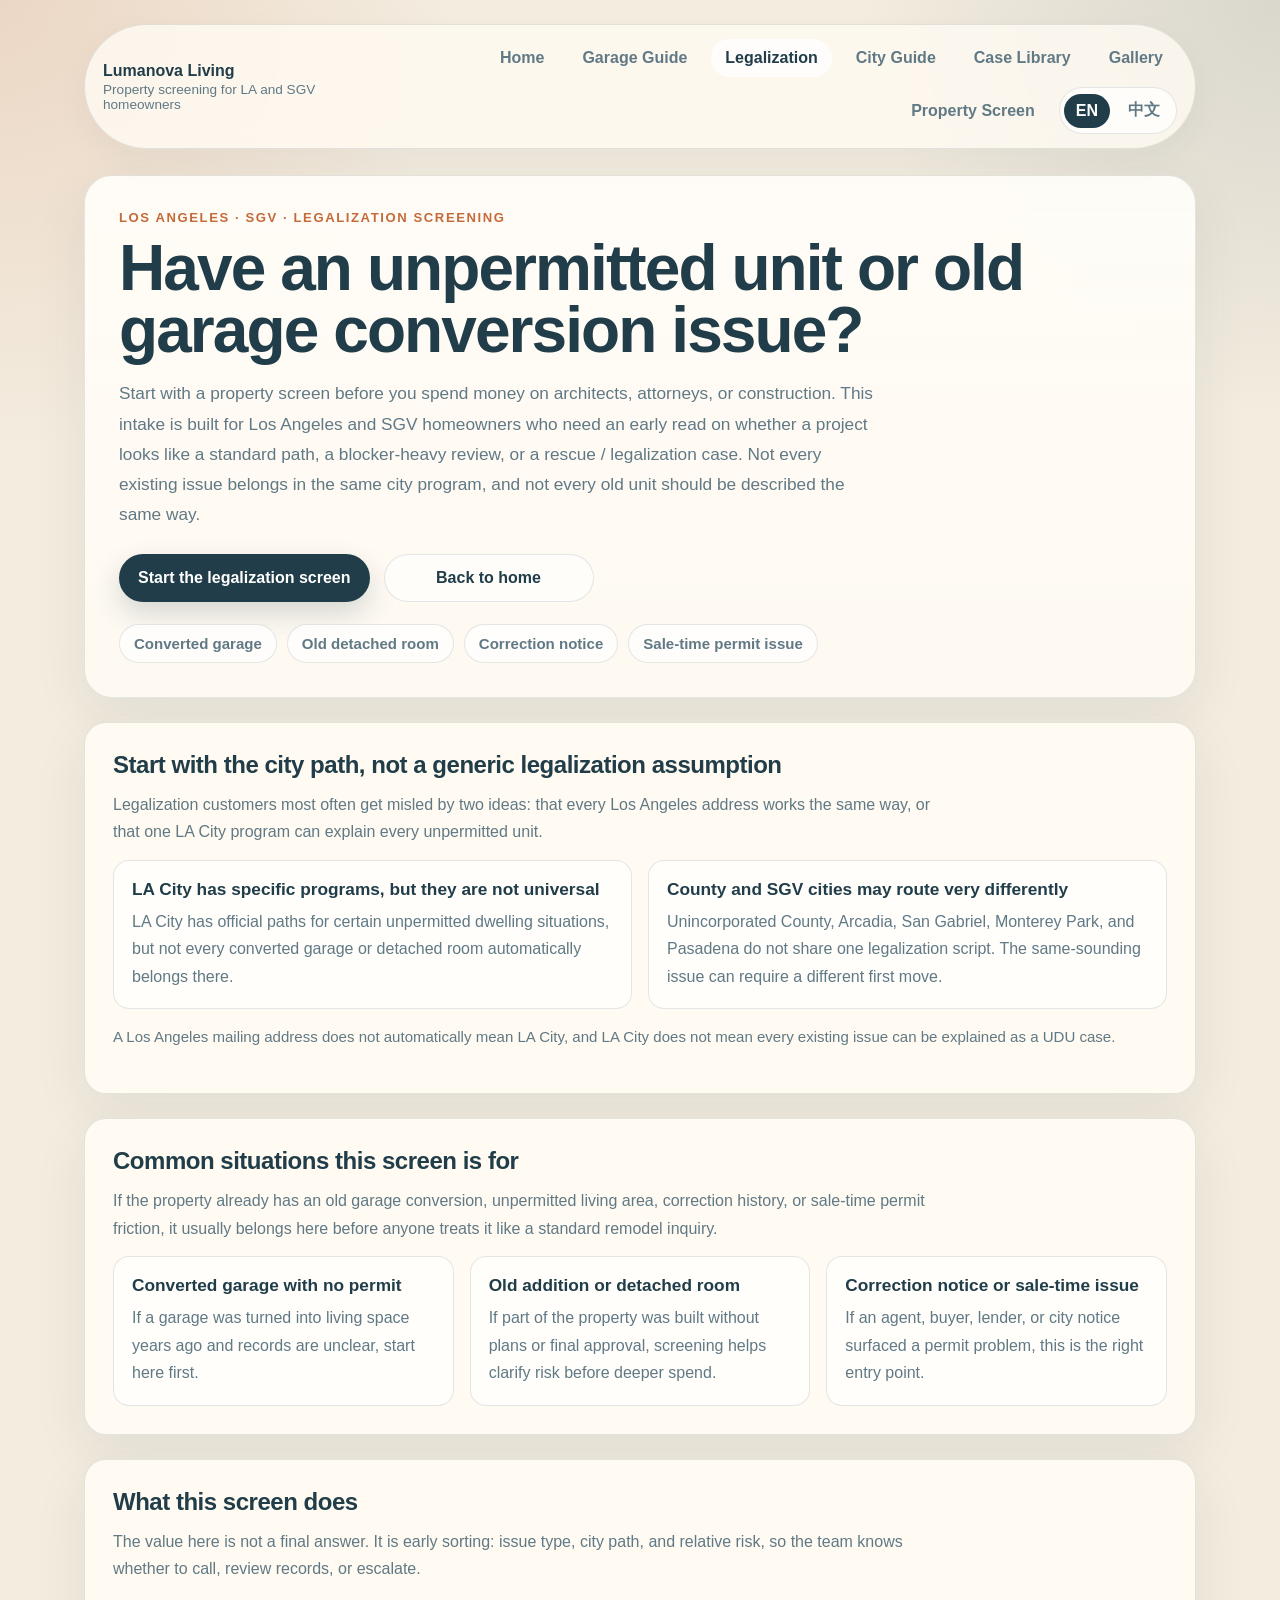
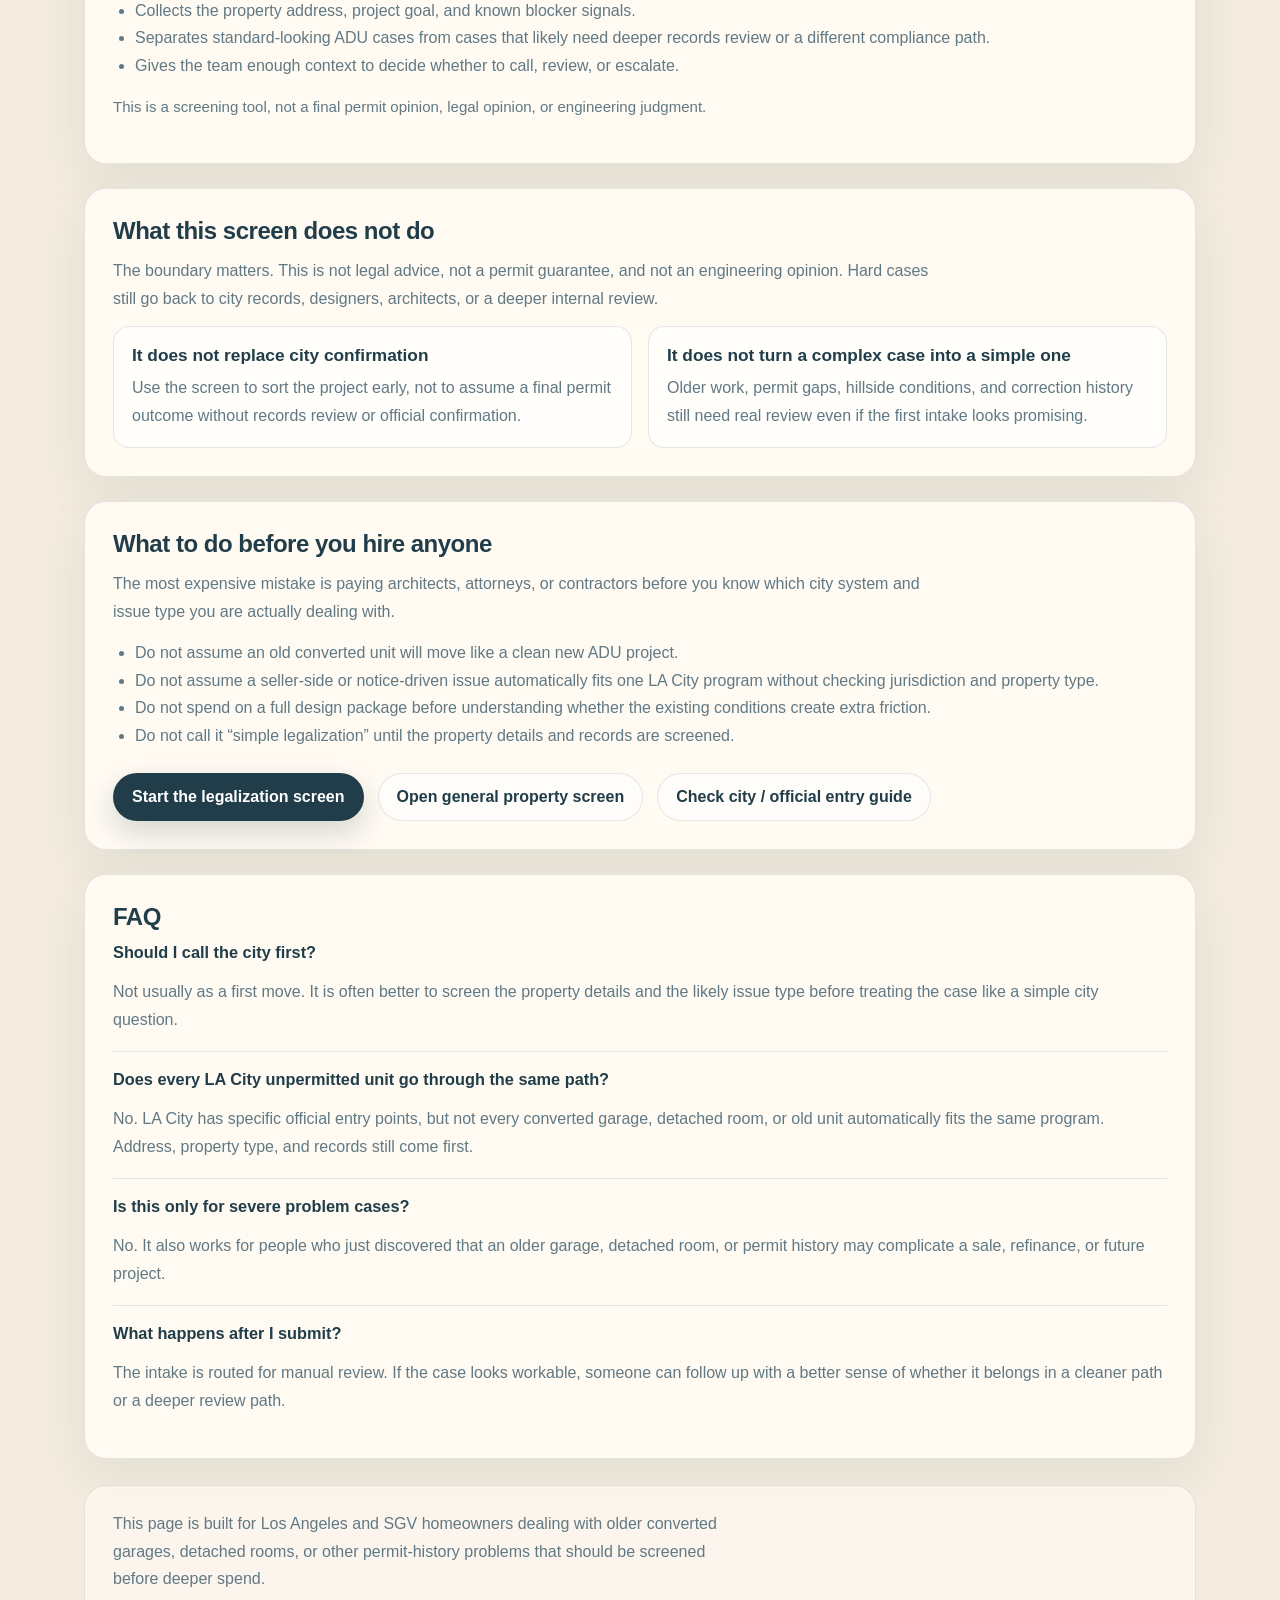
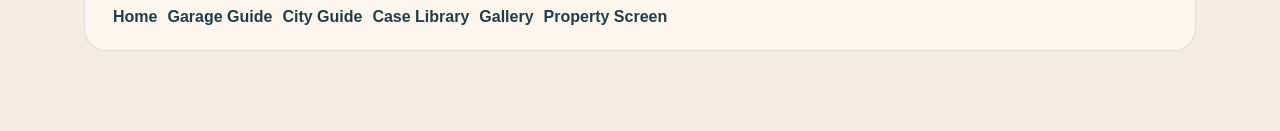
<file: docs/legalization.html>
<!DOCTYPE html>
<html lang="en" data-ui-lang="en">
  <head>
    <meta charset="UTF-8" />
    <meta name="viewport" content="width=device-width, initial-scale=1.0" />
    <title>Unpermitted Unit Screening | Los Angeles & SGV | Lumanova Living</title>
    <meta
      name="description"
      content="Screen an unpermitted garage conversion, ADU, or existing unit issue before spending on architects, attorneys, or construction. Built for Los Angeles and SGV homeowners."
    />
    <link rel="stylesheet" href="./site.css" />
    <script src="./site.js" defer></script>
  </head>
  <body>
    <div class="site-shell">
      <header class="site-nav">
        <div class="brand-lockup">
          <div class="brand-name">Lumanova Living</div>
          <div class="brand-tag">
            <span data-lang="en">Property screening for LA and SGV homeowners</span>
            <span data-lang="zh">洛杉矶与圣盖博谷业主的物业预筛工具</span>
          </div>
        </div>
        <nav class="nav-links">
          <a class="nav-link" href="./index.html"><span data-lang="en">Home</span><span data-lang="zh">首页</span></a>
          <a class="nav-link" href="./garage-guide.html"><span data-lang="en">Garage Guide</span><span data-lang="zh">车库指南</span></a>
          <a class="nav-link is-active" href="./legalization.html"><span data-lang="en">Legalization</span><span data-lang="zh">合法化</span></a>
          <a class="nav-link" href="./city-guide.html"><span data-lang="en">City Guide</span><span data-lang="zh">城市入口</span></a>
          <a class="nav-link" href="./case-library.html"><span data-lang="en">Case Library</span><span data-lang="zh">案例库</span></a>
          <a class="nav-link" href="./gallery.html"><span data-lang="en">Gallery</span><span data-lang="zh">作品展示</span></a>
          <a class="nav-link" href="https://lumanova-living-adu-screening-fzcdyrfu9pakal7eelwwzj.streamlit.app/?entry=legalization"><span data-lang="en">Property Screen</span><span data-lang="zh">开始预筛</span></a>
          <div class="lang-switch" aria-label="Language switch">
            <button class="lang-button" type="button" data-set-lang="en" aria-pressed="true">EN</button>
            <button class="lang-button" type="button" data-set-lang="zh" aria-pressed="false">中文</button>
          </div>
        </nav>
      </header>

      <section class="hero page-head">
        <div class="eyebrow">
          <span data-lang="en">Los Angeles · SGV · Legalization Screening</span>
          <span data-lang="zh">洛杉矶 · 圣盖博谷 · 合法化预筛</span>
        </div>
        <h1 data-lang="en">Have an unpermitted unit or old garage conversion issue?</h1>
        <h1 data-lang="zh">如果旧车库、detached room 或 sale-time 问题已经暴露出 permit friction，先做分诊，不要先承诺。</h1>
        <p class="page-sub" data-lang="en">
          Start with a property screen before you spend money on architects, attorneys, or construction.
          This intake is built for Los Angeles and SGV homeowners who need an early read on whether a project
          looks like a standard path, a blocker-heavy review, or a rescue / legalization case. Not every
          existing issue belongs in the same city program, and not every old unit should be described the same way.
        </p>
        <p class="page-sub" data-lang="zh">
          合法化 / 现有问题类项目最怕的是一开始就把话说死。更稳的做法，是先看地址、城市入口、物业类型和旧 records，
          再判断更像 UDU、ADU、一般 permit / compliance，还是更重的 rescue 路径。
        </p>
        <div class="hero-actions">
          <a class="button primary" href="https://lumanova-living-adu-screening-fzcdyrfu9pakal7eelwwzj.streamlit.app/?entry=legalization"><span data-lang="en">Start the legalization screen</span><span data-lang="zh">开始合法化预筛</span></a>
          <a class="button secondary" href="./index.html"><span data-lang="en">Back to home</span><span data-lang="zh">返回首页</span></a>
        </div>
        <div class="pill-row">
          <span class="pill"><span data-lang="en">Converted garage</span><span data-lang="zh">旧车库改住</span></span>
          <span class="pill"><span data-lang="en">Old detached room</span><span data-lang="zh">旧 detached room</span></span>
          <span class="pill"><span data-lang="en">Correction notice</span><span data-lang="zh">整改通知</span></span>
          <span class="pill"><span data-lang="en">Sale-time permit issue</span><span data-lang="zh">出售时 permit 问题</span></span>
        </div>
      </section>

      <section class="section">
        <h2 data-lang="en">Start with the city path, not a generic legalization assumption</h2>
        <h2 data-lang="zh">先找对城市入口，不要先假设所有问题都叫“合法化”</h2>
        <p class="section-kicker" data-lang="en">
          Legalization customers most often get misled by two ideas: that every Los Angeles address works the same way,
          or that one LA City program can explain every unpermitted unit.
        </p>
        <p class="section-kicker" data-lang="zh">
          合法化类客户最容易误以为“只要在 LA 都一样”，或者“LA City 有 UDU，所以所有非法单元都能走”。这两种说法都不稳。
        </p>
        <div class="grid-2">
          <article class="card">
            <h3 data-lang="en">LA City has specific programs, but they are not universal</h3>
            <h3 data-lang="zh">LA City 有特定项目入口，但不是万能答案</h3>
            <p data-lang="en">LA City has official paths for certain unpermitted dwelling situations, but not every converted garage or detached room automatically belongs there.</p>
            <p data-lang="zh">LA City 的确有 UDU 这类官方入口，但它只适用于符合条件的 unpermitted units，不是所有旧 garage / detached room 都自动适用。</p>
          </article>
          <article class="card">
            <h3 data-lang="en">County and SGV cities may route very differently</h3>
            <h3 data-lang="zh">County 和 SGV 城市的入口可能完全不同</h3>
            <p data-lang="en">Unincorporated County, Arcadia, San Gabriel, Monterey Park, and Pasadena do not share one legalization script. The same-sounding issue can require a different first move.</p>
            <p data-lang="zh">LA County、Arcadia、San Gabriel、Monterey Park、Pasadena 没有一套统一合法化剧本。听起来相似的问题，也可能要走完全不同的第一步。</p>
          </article>
        </div>
        <p class="micro" data-lang="en">
          A Los Angeles mailing address does not automatically mean LA City, and LA City does not mean every existing issue can be explained as a UDU case.
        </p>
        <p class="micro" data-lang="zh">
          地址写 Los Angeles 不等于一定属于 LA City；属于 LA City 也不等于每个现有问题都能按 UDU 解释。
        </p>
      </section>

      <section class="section">
        <h2 data-lang="en">Common situations this screen is for</h2>
        <h2 data-lang="zh">这个入口最适合哪些情况</h2>
        <p class="section-kicker" data-lang="en">
          If the property already has an old garage conversion, unpermitted living area, correction history, or sale-time permit friction,
          it usually belongs here before anyone treats it like a standard remodel inquiry.
        </p>
        <p class="section-kicker" data-lang="zh">
          只要是旧车库、无 permit 的 living unit、旧加建、sale-time issue、correction notice 这类高摩擦问题，
          都比普通 remodel 咨询更适合从这里进。
        </p>
        <div class="grid-3">
          <article class="card">
            <h3 data-lang="en">Converted garage with no permit</h3>
            <h3 data-lang="zh">旧车库改成居住空间但没有 permit</h3>
            <p data-lang="en">If a garage was turned into living space years ago and records are unclear, start here first.</p>
            <p data-lang="zh">如果旧车库多年前被改成居住空间，而且 records 不清楚，先从这里进。</p>
          </article>
          <article class="card">
            <h3 data-lang="en">Old addition or detached room</h3>
            <h3 data-lang="zh">旧加建或 detached room</h3>
            <p data-lang="en">If part of the property was built without plans or final approval, screening helps clarify risk before deeper spend.</p>
            <p data-lang="zh">如果物业某一部分没有 plans 或 final approval，预筛能先帮你看清风险，再决定要不要继续投入。</p>
          </article>
          <article class="card">
            <h3 data-lang="en">Correction notice or sale-time issue</h3>
            <h3 data-lang="zh">整改通知或出售时暴露的问题</h3>
            <p data-lang="en">If an agent, buyer, lender, or city notice surfaced a permit problem, this is the right entry point.</p>
            <p data-lang="zh">如果 agent、buyer、lender 或城市通知暴露出 permit 问题，这就是正确入口。</p>
          </article>
        </div>
      </section>

      <section class="section">
        <h2 data-lang="en">What this screen does</h2>
        <h2 data-lang="zh">这个预筛真正解决什么</h2>
        <p class="section-kicker" data-lang="en">
          The value here is not a final answer. It is early sorting: issue type, city path, and relative risk,
          so the team knows whether to call, review records, or escalate.
        </p>
        <p class="section-kicker" data-lang="zh">
          这个 screen 的价值，不是替客户下结论，而是先把问题类型、城市路径和风险等级分出来，让人工知道该继续联系、先查 records，还是升级处理。
        </p>
        <ul data-lang="en">
          <li>Collects the property address, project goal, and known blocker signals.</li>
          <li>Separates standard-looking ADU cases from cases that likely need deeper records review or a different compliance path.</li>
          <li>Gives the team enough context to decide whether to call, review, or escalate.</li>
        </ul>
        <ul data-lang="zh">
          <li>收集地址、项目目标和已知 blocker 信号。</li>
          <li>把表面像标准 ADU 的情况，和更像需要 deeper records review 或不同 compliance 路径的情况分开。</li>
          <li>让团队足够快地判断是继续联系、先查 records，还是直接升级处理。</li>
        </ul>
        <p class="micro" data-lang="en">
          This is a screening tool, not a final permit opinion, legal opinion, or engineering judgment.
        </p>
        <p class="micro" data-lang="zh">
          这是分诊工具，不是最终 permit 结论、法律意见或工程判断。
        </p>
      </section>

      <section class="section">
        <h2 data-lang="en">What this screen does not do</h2>
        <h2 data-lang="zh">这个预筛不会替代什么</h2>
        <p class="section-kicker" data-lang="en">
          The boundary matters. This is not legal advice, not a permit guarantee, and not an engineering opinion.
          Hard cases still go back to city records, designers, architects, or a deeper internal review.
        </p>
        <p class="section-kicker" data-lang="zh">
          这里必须把边界说清：它不是法律意见、不是 permit guarantee，也不是工程判断。复杂项目最终还是要回到城市官网、designer、architect 或内部查询团队。
        </p>
        <div class="grid-2">
          <article class="card">
            <h3 data-lang="en">It does not replace city confirmation</h3>
            <h3 data-lang="zh">它不能替代城市官方确认</h3>
            <p data-lang="en">Use the screen to sort the project early, not to assume a final permit outcome without records review or official confirmation.</p>
            <p data-lang="zh">预筛的作用是先分流，不是让你在没查 records、没做官方确认前就默认最终 permit 结果。</p>
          </article>
          <article class="card">
            <h3 data-lang="en">It does not turn a complex case into a simple one</h3>
            <h3 data-lang="zh">它不会把复杂案子自动变简单</h3>
            <p data-lang="en">Older work, permit gaps, hillside conditions, and correction history still need real review even if the first intake looks promising.</p>
            <p data-lang="zh">旧施工、permit gaps、hillside 条件和 correction history 这些问题，即使第一轮 intake 看起来还可以，也仍然需要真实 review。</p>
          </article>
        </div>
      </section>

      <section class="section">
        <h2 data-lang="en">What to do before you hire anyone</h2>
        <h2 data-lang="zh">在花钱请人之前先做什么</h2>
        <p class="section-kicker" data-lang="en">
          The most expensive mistake is paying architects, attorneys, or contractors before you know which city system and issue type you are actually dealing with.
        </p>
        <p class="section-kicker" data-lang="zh">
          在合法化类场景里，最怕的是先去花 architect / attorney / contractor 的钱，却还没搞清自己到底属于哪个城市系统、哪种问题类型。
        </p>
        <ul data-lang="en">
          <li>Do not assume an old converted unit will move like a clean new ADU project.</li>
          <li>Do not assume a seller-side or notice-driven issue automatically fits one LA City program without checking jurisdiction and property type.</li>
          <li>Do not spend on a full design package before understanding whether the existing conditions create extra friction.</li>
          <li>Do not call it “simple legalization” until the property details and records are screened.</li>
        </ul>
        <ul data-lang="zh">
          <li>不要把旧的 converted unit 当成干净的新 ADU 项目来理解。</li>
          <li>不要在没确认 jurisdiction 和物业类型前，就默认 seller-side 或 notice-driven 问题能套进某个 LA City 项目。</li>
          <li>不要在没搞清现状摩擦前，就先花完整设计费。</li>
          <li>在地址、records 和问题类型还没筛清之前，不要随便叫它“简单合法化”。</li>
        </ul>
        <div class="section-actions">
          <a class="button primary" href="https://lumanova-living-adu-screening-fzcdyrfu9pakal7eelwwzj.streamlit.app/?entry=legalization"><span data-lang="en">Start the legalization screen</span><span data-lang="zh">开始合法化预筛</span></a>
          <a class="button secondary" href="https://lumanova-living-adu-screening-fzcdyrfu9pakal7eelwwzj.streamlit.app/"><span data-lang="en">Open general property screen</span><span data-lang="zh">打开通用预筛</span></a>
          <a class="button secondary" href="./city-guide.html"><span data-lang="en">Check city / official entry guide</span><span data-lang="zh">查看城市 / 官方入口</span></a>
        </div>
      </section>

      <section class="section">
        <h2><span data-lang="en">FAQ</span><span data-lang="zh">常见问题</span></h2>
        <div class="faq-item">
          <h3 data-lang="en">Should I call the city first?</h3>
          <h3 data-lang="zh">第一步要不要先打电话给城市部门？</h3>
          <p data-lang="en">Not usually as a first move. It is often better to screen the property details and the likely issue type before treating the case like a simple city question.</p>
          <p data-lang="zh">通常不建议把这当成第一步。更稳的是先把地址、现状和问题类型筛出来，再决定要不要把它当成简单的城市咨询。</p>
        </div>
        <div class="faq-item">
          <h3 data-lang="en">Does every LA City unpermitted unit go through the same path?</h3>
          <h3 data-lang="zh">LA City 里的每个非法单元都走同一路径吗？</h3>
          <p data-lang="en">No. LA City has specific official entry points, but not every converted garage, detached room, or old unit automatically fits the same program. Address, property type, and records still come first.</p>
          <p data-lang="zh">不是。LA City 有特定官方入口，但不是每个 converted garage、detached room 或旧单元都自动套进同一个项目。地址、物业类型和 records 仍然要先看。</p>
        </div>
        <div class="faq-item">
          <h3 data-lang="en">Is this only for severe problem cases?</h3>
          <h3 data-lang="zh">这个入口只适合很严重的问题吗？</h3>
          <p data-lang="en">No. It also works for people who just discovered that an older garage, detached room, or permit history may complicate a sale, refinance, or future project.</p>
          <p data-lang="zh">不是。只要你刚发现旧车库、detached room 或 permit history 可能影响出售、再融资或未来项目，这个入口都适合。</p>
        </div>
        <div class="faq-item">
          <h3 data-lang="en">What happens after I submit?</h3>
          <h3 data-lang="zh">提交后会发生什么？</h3>
          <p data-lang="en">The intake is routed for manual review. If the case looks workable, someone can follow up with a better sense of whether it belongs in a cleaner path or a deeper review path.</p>
          <p data-lang="zh">这份 intake 会先进入人工审核。如果案子看起来还有推进空间，团队再根据情况决定它更像较干净路径还是更重的 review 路径。</p>
        </div>
      </section>

      <footer class="site-footer">
        <div class="footer-copy">
          <span data-lang="en">This page is built for Los Angeles and SGV homeowners dealing with older converted garages, detached rooms, or other permit-history problems that should be screened before deeper spend.</span>
          <span data-lang="zh">这个页面面向洛杉矶和圣盖博谷业主，适用于旧车库改住、detached room 或其他 permit 历史问题，在投入更深成本前先做预筛。</span>
        </div>
        <div class="footer-links">
          <a href="./index.html"><span data-lang="en">Home</span><span data-lang="zh">首页</span></a>
          <a href="./garage-guide.html"><span data-lang="en">Garage Guide</span><span data-lang="zh">车库指南</span></a>
          <a href="./city-guide.html"><span data-lang="en">City Guide</span><span data-lang="zh">城市入口</span></a>
          <a href="./case-library.html"><span data-lang="en">Case Library</span><span data-lang="zh">案例库</span></a>
          <a href="./gallery.html"><span data-lang="en">Gallery</span><span data-lang="zh">作品展示</span></a>
          <a href="https://lumanova-living-adu-screening-fzcdyrfu9pakal7eelwwzj.streamlit.app/?entry=legalization"><span data-lang="en">Property Screen</span><span data-lang="zh">开始预筛</span></a>
        </div>
      </footer>
    </div>
  </body>
</html>
</file>
<file: docs/site.css>
:root {
  --bg: #f3ecdf;
  --panel: #fffaf2;
  --panel-strong: #fffdf8;
  --text: #203d49;
  --muted: #607985;
  --accent: #c56a3a;
  --accent-soft: rgba(197, 106, 58, 0.12);
  --line: rgba(32, 61, 73, 0.12);
  --shadow: 0 18px 54px rgba(32, 61, 73, 0.08);
  --radius-xl: 28px;
  --radius-lg: 22px;
  --radius-md: 16px;
}

* {
  box-sizing: border-box;
}

html {
  scroll-behavior: smooth;
}

body {
  margin: 0;
  font-family: "Avenir Next", "Helvetica Neue", sans-serif;
  color: var(--text);
  background:
    radial-gradient(circle at top left, rgba(197, 106, 58, 0.16), transparent 28rem),
    radial-gradient(circle at top right, rgba(32, 61, 73, 0.12), transparent 26rem),
    var(--bg);
}

a {
  color: inherit;
}

.site-shell {
  max-width: 1160px;
  margin: 0 auto;
  padding: 24px 24px 80px;
}

.site-nav {
  display: flex;
  align-items: center;
  justify-content: space-between;
  gap: 16px;
  padding: 14px 18px;
  border: 1px solid var(--line);
  border-radius: 999px;
  background: rgba(255, 250, 242, 0.82);
  backdrop-filter: blur(10px);
  box-shadow: 0 12px 32px rgba(32, 61, 73, 0.05);
}

.brand-lockup {
  display: flex;
  flex-direction: column;
  gap: 2px;
}

.brand-name {
  font-size: 1rem;
  font-weight: 800;
}

.brand-tag {
  color: var(--muted);
  font-size: 0.85rem;
}

.nav-links {
  display: flex;
  flex-wrap: wrap;
  align-items: center;
  justify-content: flex-end;
  gap: 10px;
}

.lang-switch {
  display: inline-flex;
  align-items: center;
  gap: 6px;
  padding: 4px;
  border-radius: 999px;
  border: 1px solid var(--line);
  background: rgba(255, 255, 255, 0.74);
}

.lang-button {
  border: 0;
  background: transparent;
  color: var(--muted);
  font: inherit;
  font-weight: 700;
  padding: 8px 12px;
  border-radius: 999px;
  cursor: pointer;
}

.lang-button.is-active,
.lang-button[aria-pressed="true"] {
  background: var(--text);
  color: #fff;
}

.nav-link {
  text-decoration: none;
  padding: 10px 14px;
  border-radius: 999px;
  color: var(--muted);
  font-weight: 600;
  transition: background 0.18s ease, color 0.18s ease;
}

.nav-link:hover,
.nav-link.is-active {
  color: var(--text);
  background: rgba(255, 255, 255, 0.72);
}

[data-lang="zh"] {
  display: none !important;
}

html[data-ui-lang="en"] [data-lang="en"] {
  display: revert !important;
}

html[data-ui-lang="en"] [data-lang="zh"] {
  display: none !important;
}

html[data-ui-lang="zh"] [data-lang="zh"] {
  display: revert !important;
}

html[data-ui-lang="zh"] [data-lang="en"] {
  display: none !important;
}

.hero {
  margin-top: 26px;
  padding: 34px;
  border-radius: var(--radius-xl);
  border: 1px solid var(--line);
  background: linear-gradient(180deg, rgba(255, 253, 248, 0.95), rgba(255, 250, 242, 0.92));
  box-shadow: var(--shadow);
}

.eyebrow {
  color: var(--accent);
  text-transform: uppercase;
  letter-spacing: 0.12em;
  font-size: 0.82rem;
  font-weight: 800;
}

.hero h1,
.page-head h1 {
  margin: 12px 0 14px;
  font-size: clamp(2.4rem, 5vw, 4.6rem);
  line-height: 0.97;
  letter-spacing: -0.03em;
}

.zh-hero {
  display: block;
  margin-top: 10px;
  color: var(--accent);
  font-size: 0.38em;
  line-height: 1.24;
  letter-spacing: 0;
  font-weight: 700;
}

.hero-copy,
.page-sub {
  max-width: 760px;
  color: var(--muted);
  font-size: 1.08rem;
  line-height: 1.75;
}

.hero-actions,
.section-actions {
  display: flex;
  flex-wrap: wrap;
  gap: 14px;
  margin-top: 24px;
}

.button {
  text-decoration: none;
  display: inline-flex;
  align-items: center;
  justify-content: center;
  min-width: 210px;
  padding: 14px 18px;
  border-radius: 999px;
  font-weight: 800;
  border: 1px solid transparent;
  transition: transform 0.18s ease, box-shadow 0.18s ease, background 0.18s ease;
}

.button:hover {
  transform: translateY(-1px);
}

.button.primary {
  background: var(--text);
  color: #fff;
  box-shadow: 0 12px 28px rgba(32, 61, 73, 0.18);
}

.button.secondary {
  background: rgba(255, 255, 255, 0.64);
  border-color: var(--line);
  color: var(--text);
}

.pill-row {
  display: flex;
  flex-wrap: wrap;
  gap: 10px;
  margin-top: 22px;
}

.pill {
  display: inline-flex;
  align-items: center;
  gap: 8px;
  padding: 10px 14px;
  border-radius: 999px;
  background: rgba(255, 255, 255, 0.7);
  border: 1px solid var(--line);
  color: var(--muted);
  font-size: 0.94rem;
  font-weight: 600;
}

.section {
  margin-top: 24px;
  padding: 28px;
  border-radius: var(--radius-lg);
  border: 1px solid var(--line);
  background: var(--panel);
  box-shadow: var(--shadow);
}

.section h2 {
  margin: 0 0 12px;
  font-size: 1.5rem;
  letter-spacing: -0.02em;
}

.section p,
.section li {
  color: var(--muted);
  line-height: 1.72;
}

.section-kicker {
  max-width: 820px;
  margin: 0 0 14px;
  color: var(--muted);
  line-height: 1.72;
}

.zh-copy {
  margin-top: 10px;
  color: var(--text);
  line-height: 1.76;
  font-size: 0.98rem;
}

.zh-copy strong {
  color: var(--text);
}

.section ul {
  margin: 12px 0 0;
  padding-left: 22px;
}

.grid-3,
.grid-2 {
  display: grid;
  gap: 16px;
}

.grid-3 {
  grid-template-columns: repeat(auto-fit, minmax(230px, 1fr));
}

.grid-2 {
  grid-template-columns: repeat(auto-fit, minmax(280px, 1fr));
}

.card {
  border: 1px solid var(--line);
  border-radius: var(--radius-md);
  padding: 18px;
  background: rgba(255, 255, 255, 0.7);
}

.card.kicker-card {
  border-left: 4px solid var(--accent);
}

.card h3 {
  margin: 0 0 8px;
  font-size: 1.08rem;
}

.card p {
  margin: 0;
}

.process-list {
  display: grid;
  gap: 14px;
}

.process-step {
  display: grid;
  grid-template-columns: 48px 1fr;
  gap: 14px;
  align-items: start;
  padding: 16px 0;
  border-top: 1px solid var(--line);
}

.process-step:first-child {
  border-top: 0;
  padding-top: 0;
}

.step-badge {
  width: 44px;
  height: 44px;
  border-radius: 50%;
  display: inline-flex;
  align-items: center;
  justify-content: center;
  background: var(--accent-soft);
  color: var(--accent);
  font-weight: 800;
}

.faq-item + .faq-item {
  margin-top: 18px;
  padding-top: 18px;
  border-top: 1px solid var(--line);
}

.gallery-pair {
  display: grid;
  grid-template-columns: repeat(auto-fit, minmax(260px, 1fr));
  gap: 16px;
}

.gallery-grid {
  display: grid;
  gap: 28px;
}

.media-frame {
  border: 1px solid var(--line);
  border-radius: var(--radius-md);
  overflow: hidden;
  background: rgba(255, 255, 255, 0.76);
  box-shadow: 0 10px 24px rgba(32, 61, 73, 0.05);
}

.media-frame img,
.media-frame video {
  display: block;
  width: 100%;
  height: 320px;
  object-fit: cover;
  background: #dfe6e9;
}

.media-caption {
  padding: 14px 16px 16px;
}

.media-caption strong {
  display: block;
  margin-bottom: 6px;
  font-size: 0.94rem;
  letter-spacing: 0.02em;
}

.media-caption p {
  margin: 0;
  color: var(--muted);
  line-height: 1.6;
}

.section-label {
  margin: 0 0 12px;
  color: var(--accent);
  text-transform: uppercase;
  letter-spacing: 0.12em;
  font-size: 0.8rem;
  font-weight: 800;
}

.faq-item h3 {
  margin: 0 0 8px;
  font-size: 1.02rem;
}

.site-footer {
  margin-top: 26px;
  padding: 24px 28px;
  border-radius: var(--radius-lg);
  border: 1px solid var(--line);
  background: rgba(255, 250, 242, 0.7);
  display: flex;
  flex-wrap: wrap;
  justify-content: space-between;
  gap: 16px;
}

.footer-copy {
  max-width: 640px;
  color: var(--muted);
  line-height: 1.7;
}

.footer-links {
  display: flex;
  flex-wrap: wrap;
  gap: 10px;
}

.footer-links a {
  text-decoration: none;
  color: var(--text);
  font-weight: 700;
}

.micro {
  font-size: 0.94rem;
  color: var(--muted);
}

.micro strong {
  color: var(--text);
}

.split-highlight {
  display: grid;
  grid-template-columns: 1.15fr 0.85fr;
  gap: 18px;
}

.detail-list {
  margin: 12px 0 0;
  padding: 0;
  list-style: none;
  display: grid;
  gap: 10px;
}

.detail-list li {
  margin: 0;
  padding: 10px 12px;
  border-radius: 12px;
  background: rgba(255, 255, 255, 0.55);
  border: 1px solid rgba(32, 61, 73, 0.08);
}

.guide-table {
  width: 100%;
  margin-top: 14px;
  border-collapse: collapse;
}

.guide-table th,
.guide-table td {
  text-align: left;
  vertical-align: top;
  padding: 14px 12px;
  border-top: 1px solid var(--line);
}

.guide-table th {
  color: var(--muted);
  font-size: 0.82rem;
  letter-spacing: 0.1em;
  text-transform: uppercase;
}

.guide-table a {
  color: var(--accent);
  font-weight: 700;
  text-decoration: none;
}

.guide-table a:hover {
  text-decoration: underline;
}

@media (max-width: 900px) {
  .split-highlight {
    grid-template-columns: 1fr;
  }
}

@media (max-width: 760px) {
  .site-shell {
    padding: 16px 16px 60px;
  }

  .site-nav {
    border-radius: 24px;
    padding: 16px;
    align-items: flex-start;
    flex-direction: column;
  }

  .nav-links {
    justify-content: flex-start;
  }

  .lang-switch {
    order: 99;
  }

  .hero,
  .section,
  .site-footer {
    padding: 22px;
  }

  .hero h1,
  .page-head h1 {
    font-size: 2.35rem;
  }

  .button {
    width: 100%;
  }
}
</file>
